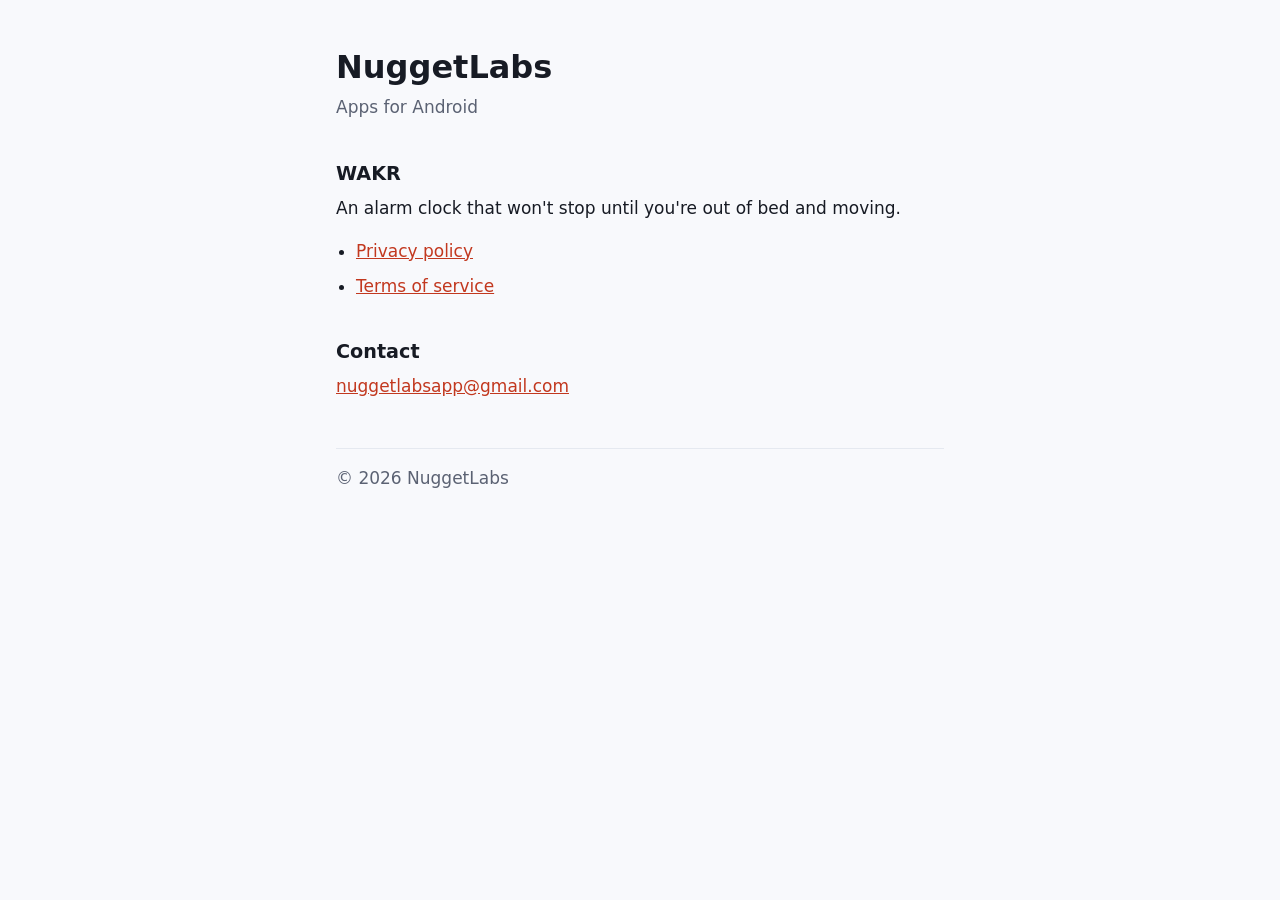
<file: index.html>
<!doctype html>
<html lang="en">
<head>
  <meta charset="utf-8">
  <meta name="viewport" content="width=device-width, initial-scale=1">
  <title>NuggetLabs</title>
  <meta name="description" content="NuggetLabs makes WAKR, an alarm clock app for Android.">
  <link rel="stylesheet" href="style.css">
</head>
<body>
<main>
  <h1>NuggetLabs</h1>
  <p class="meta">Apps for Android</p>

  <h2>WAKR</h2>
  <p>An alarm clock that won't stop until you're out of bed and moving.</p>
  <ul>
    <li><a href="wakr/privacy/">Privacy policy</a></li>
    <li><a href="wakr/terms/">Terms of service</a></li>
  </ul>

  <h2>Contact</h2>
  <p><a href="mailto:nuggetlabsapp@gmail.com">nuggetlabsapp@gmail.com</a></p>

  <footer>© 2026 NuggetLabs</footer>
</main>
</body>
</html>
</file>
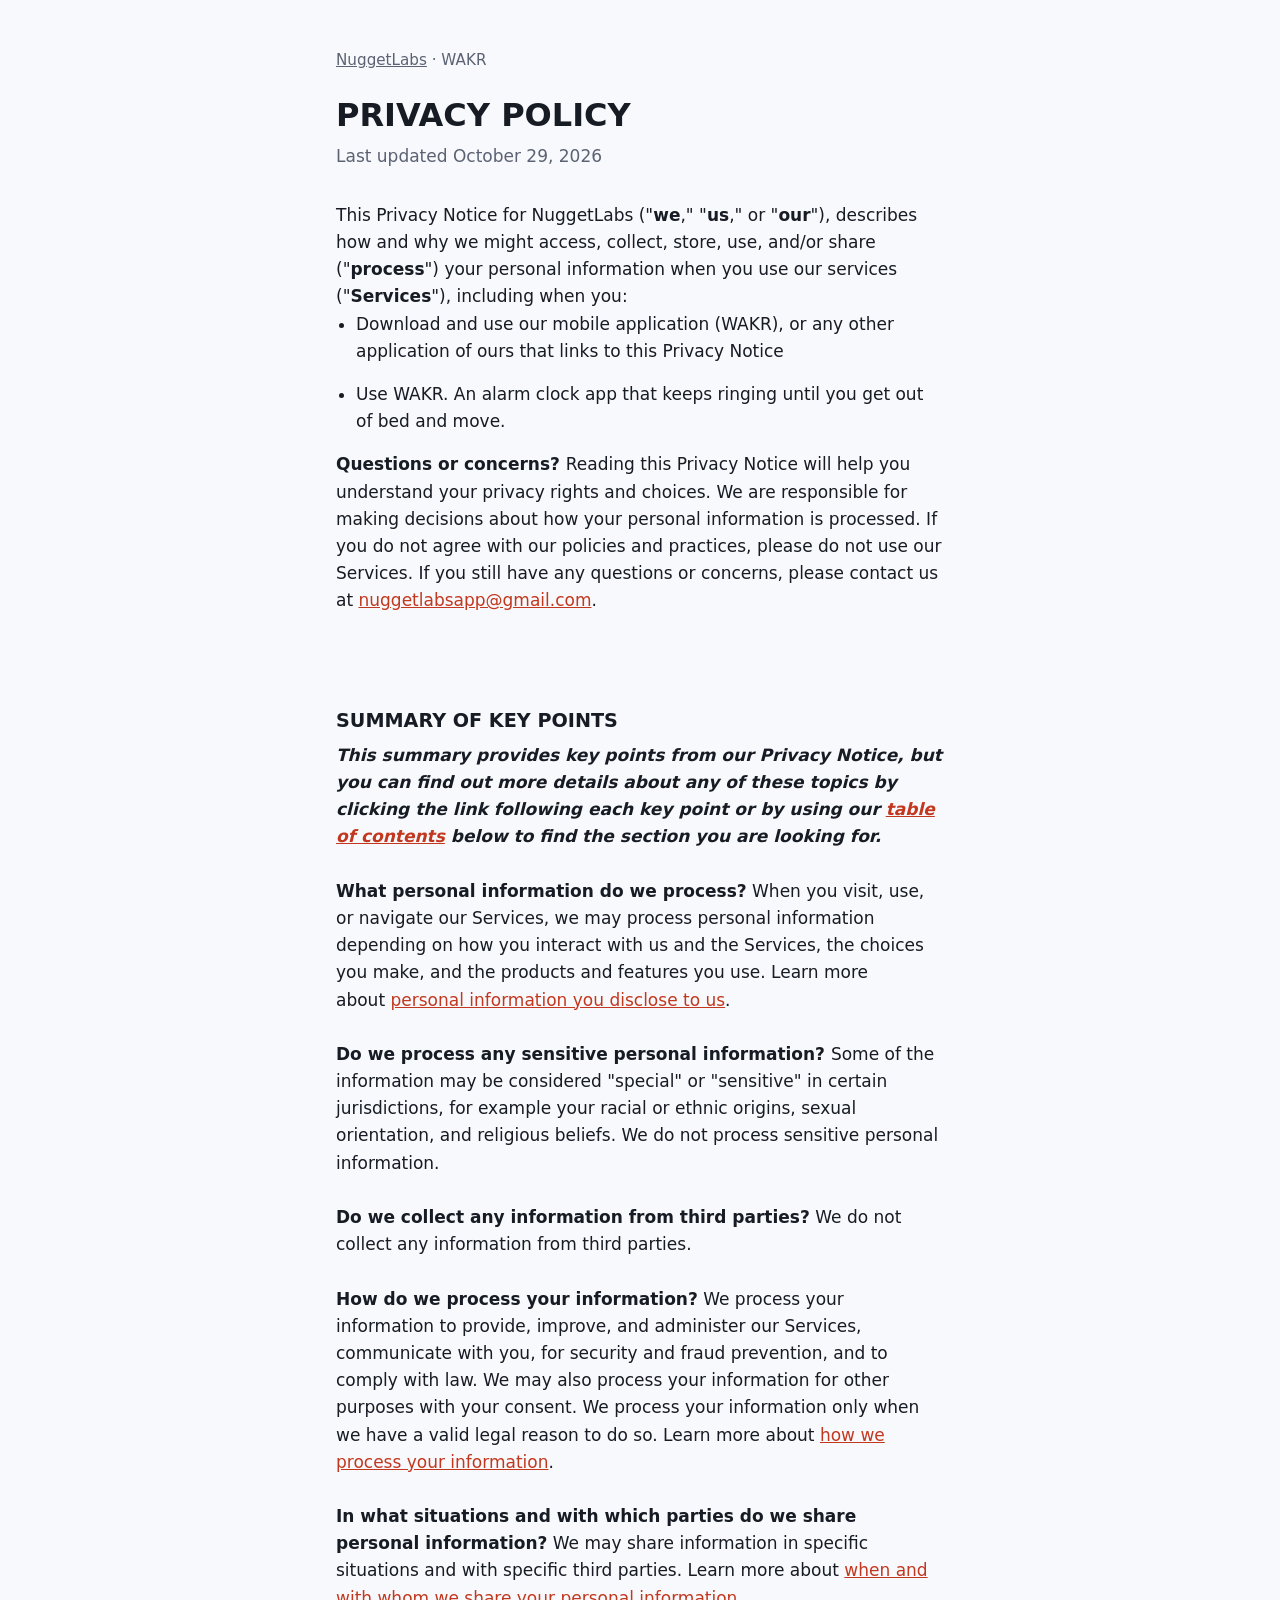
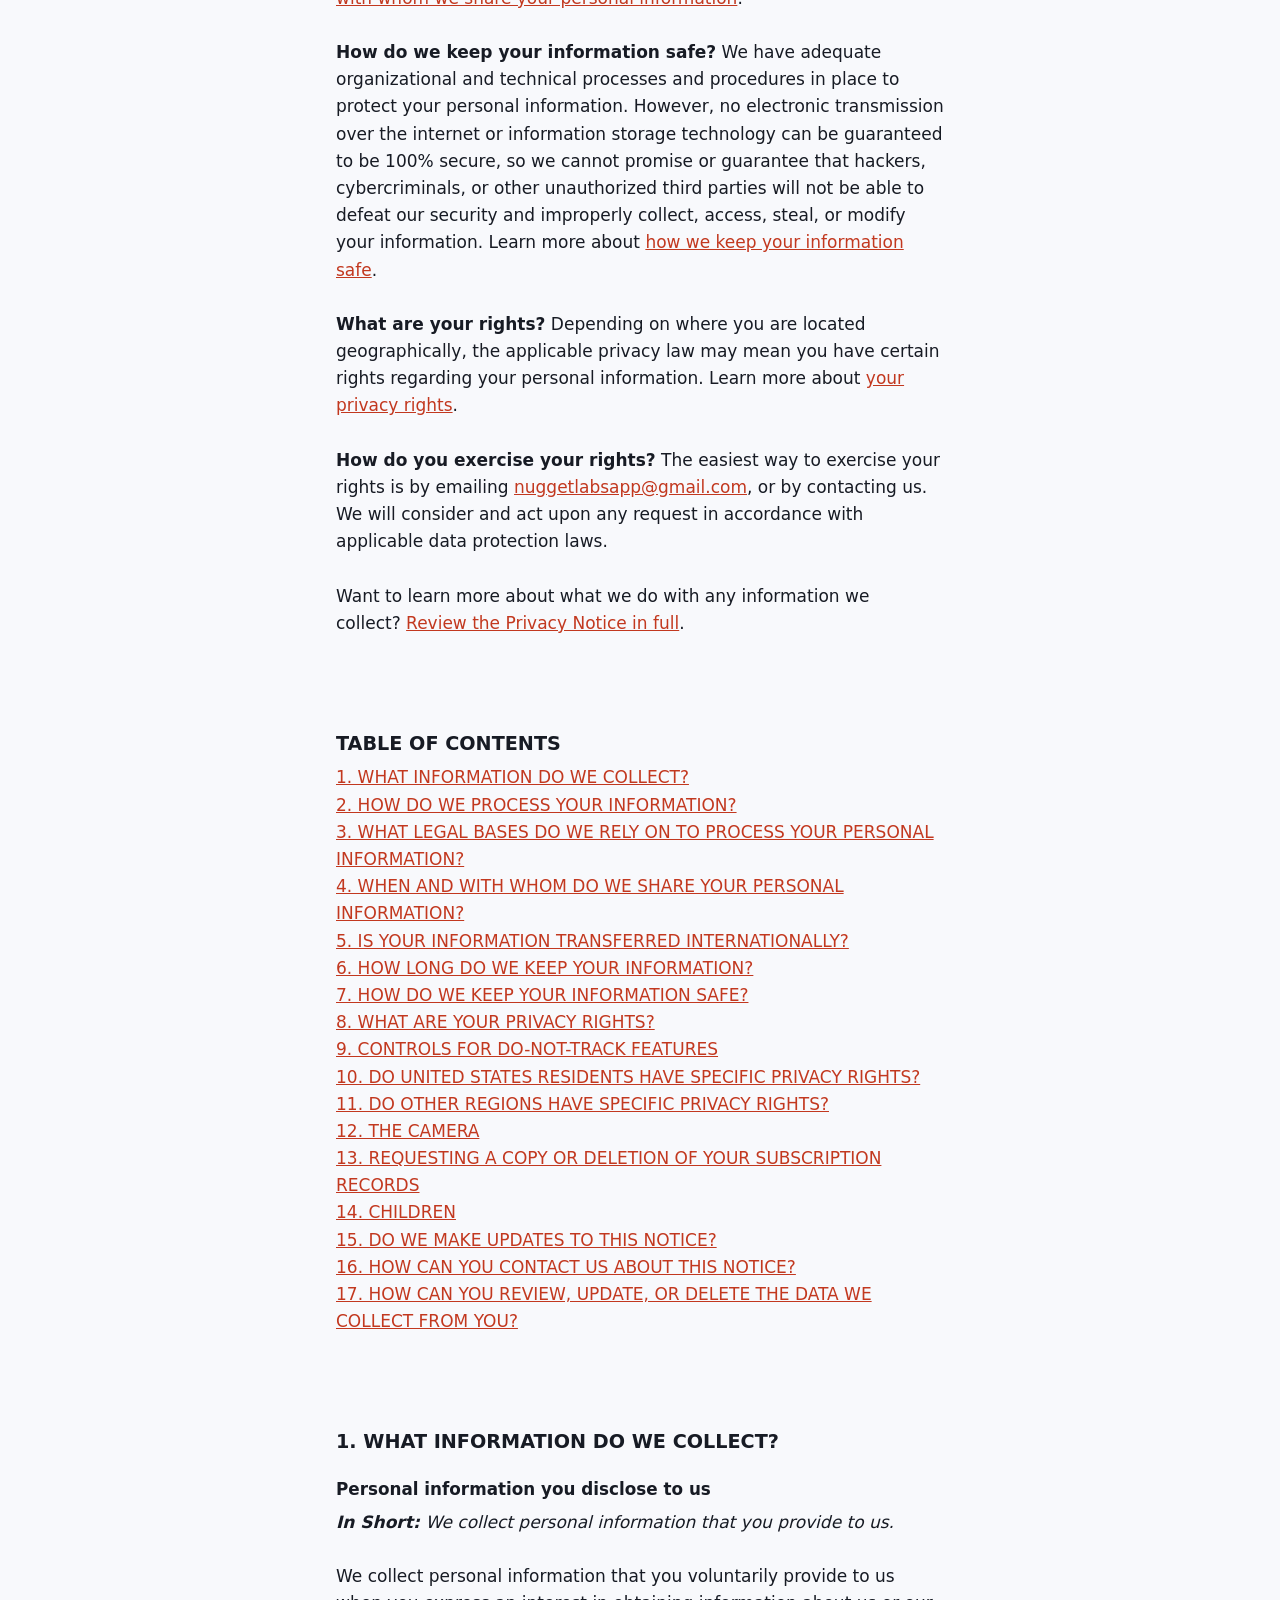
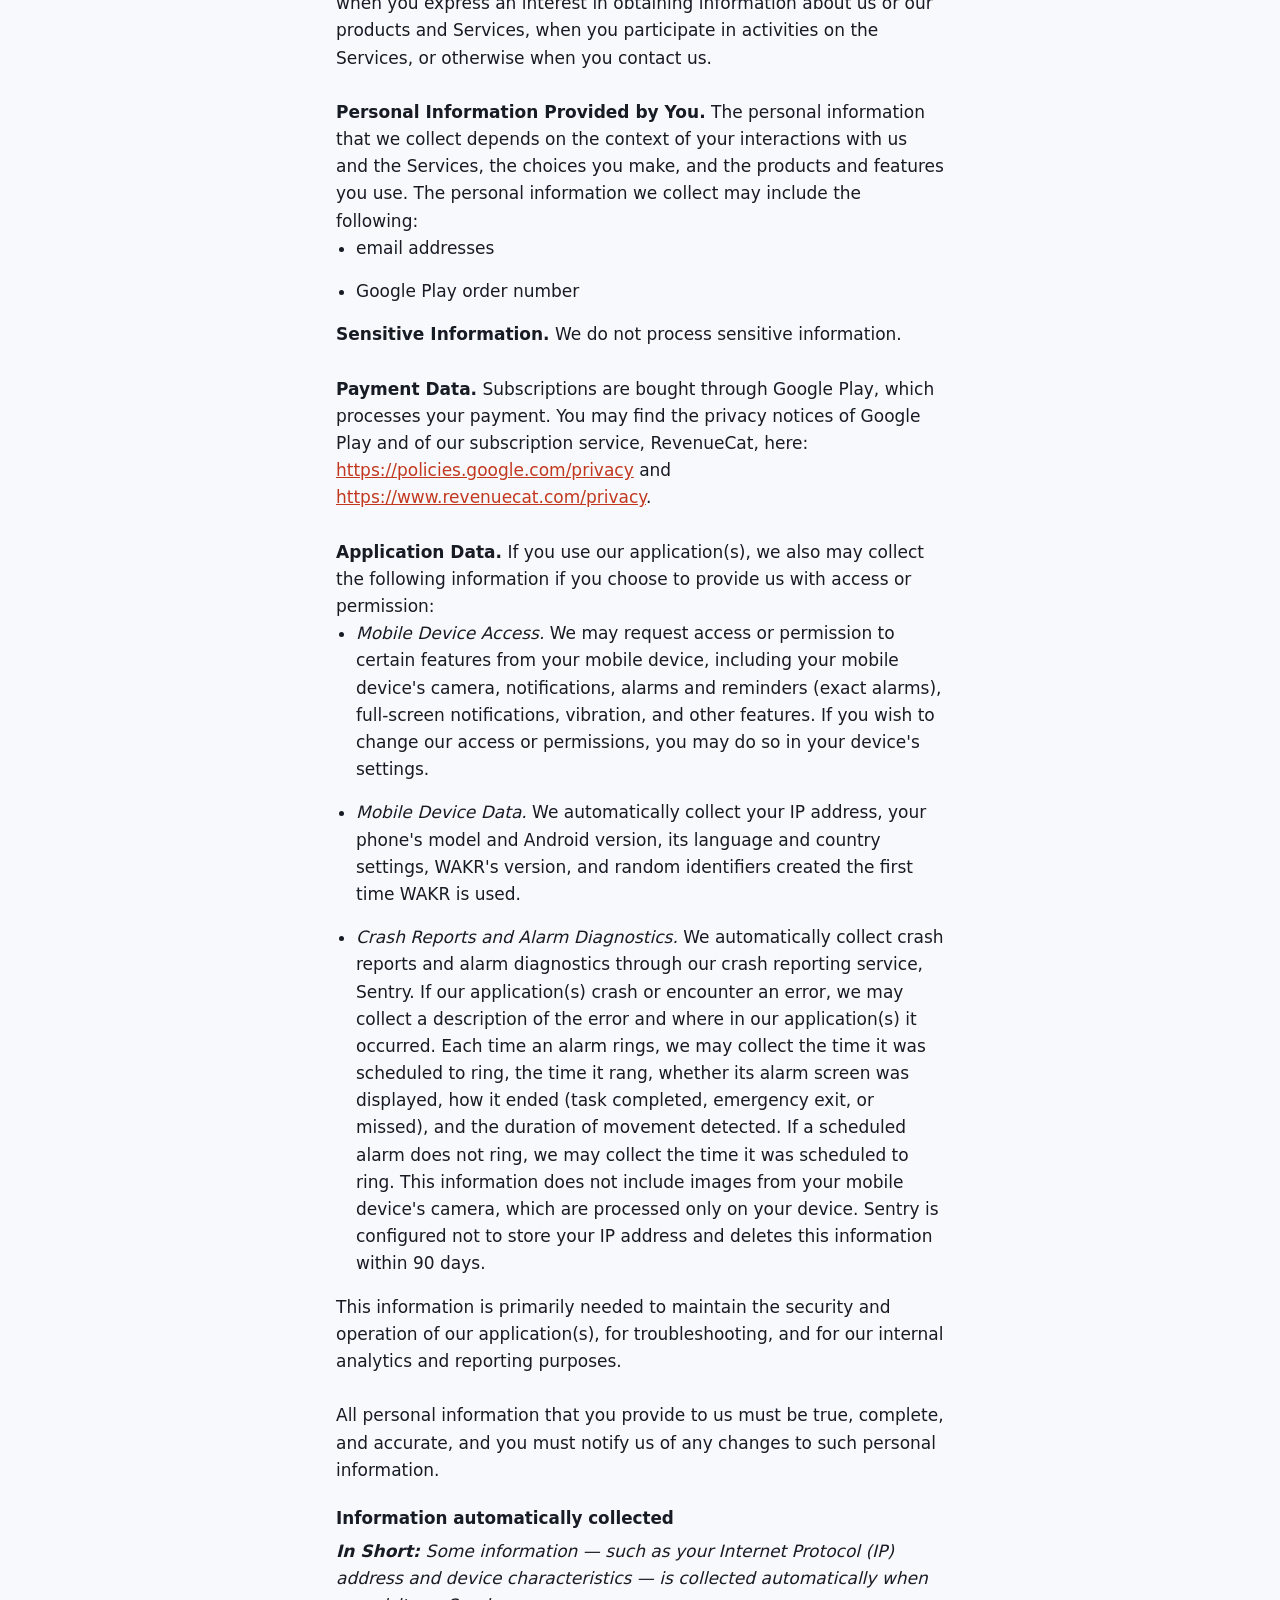
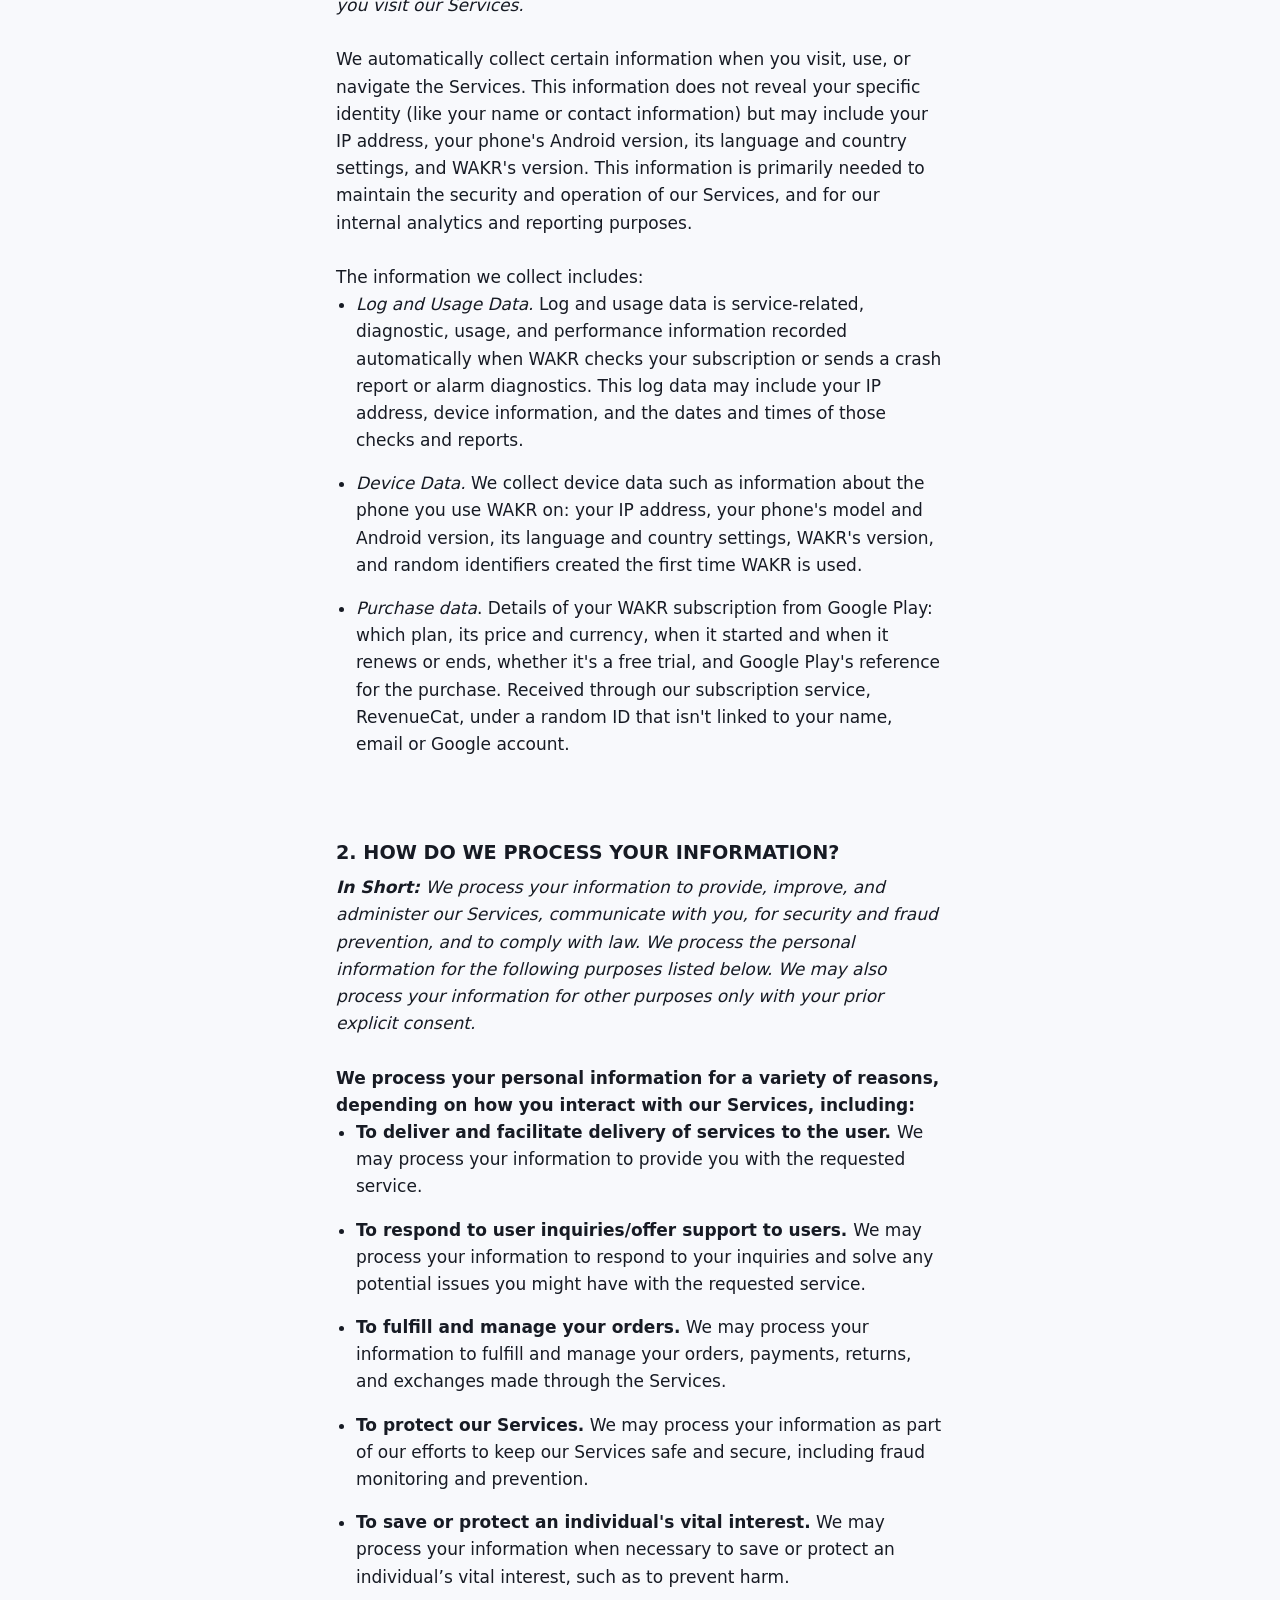
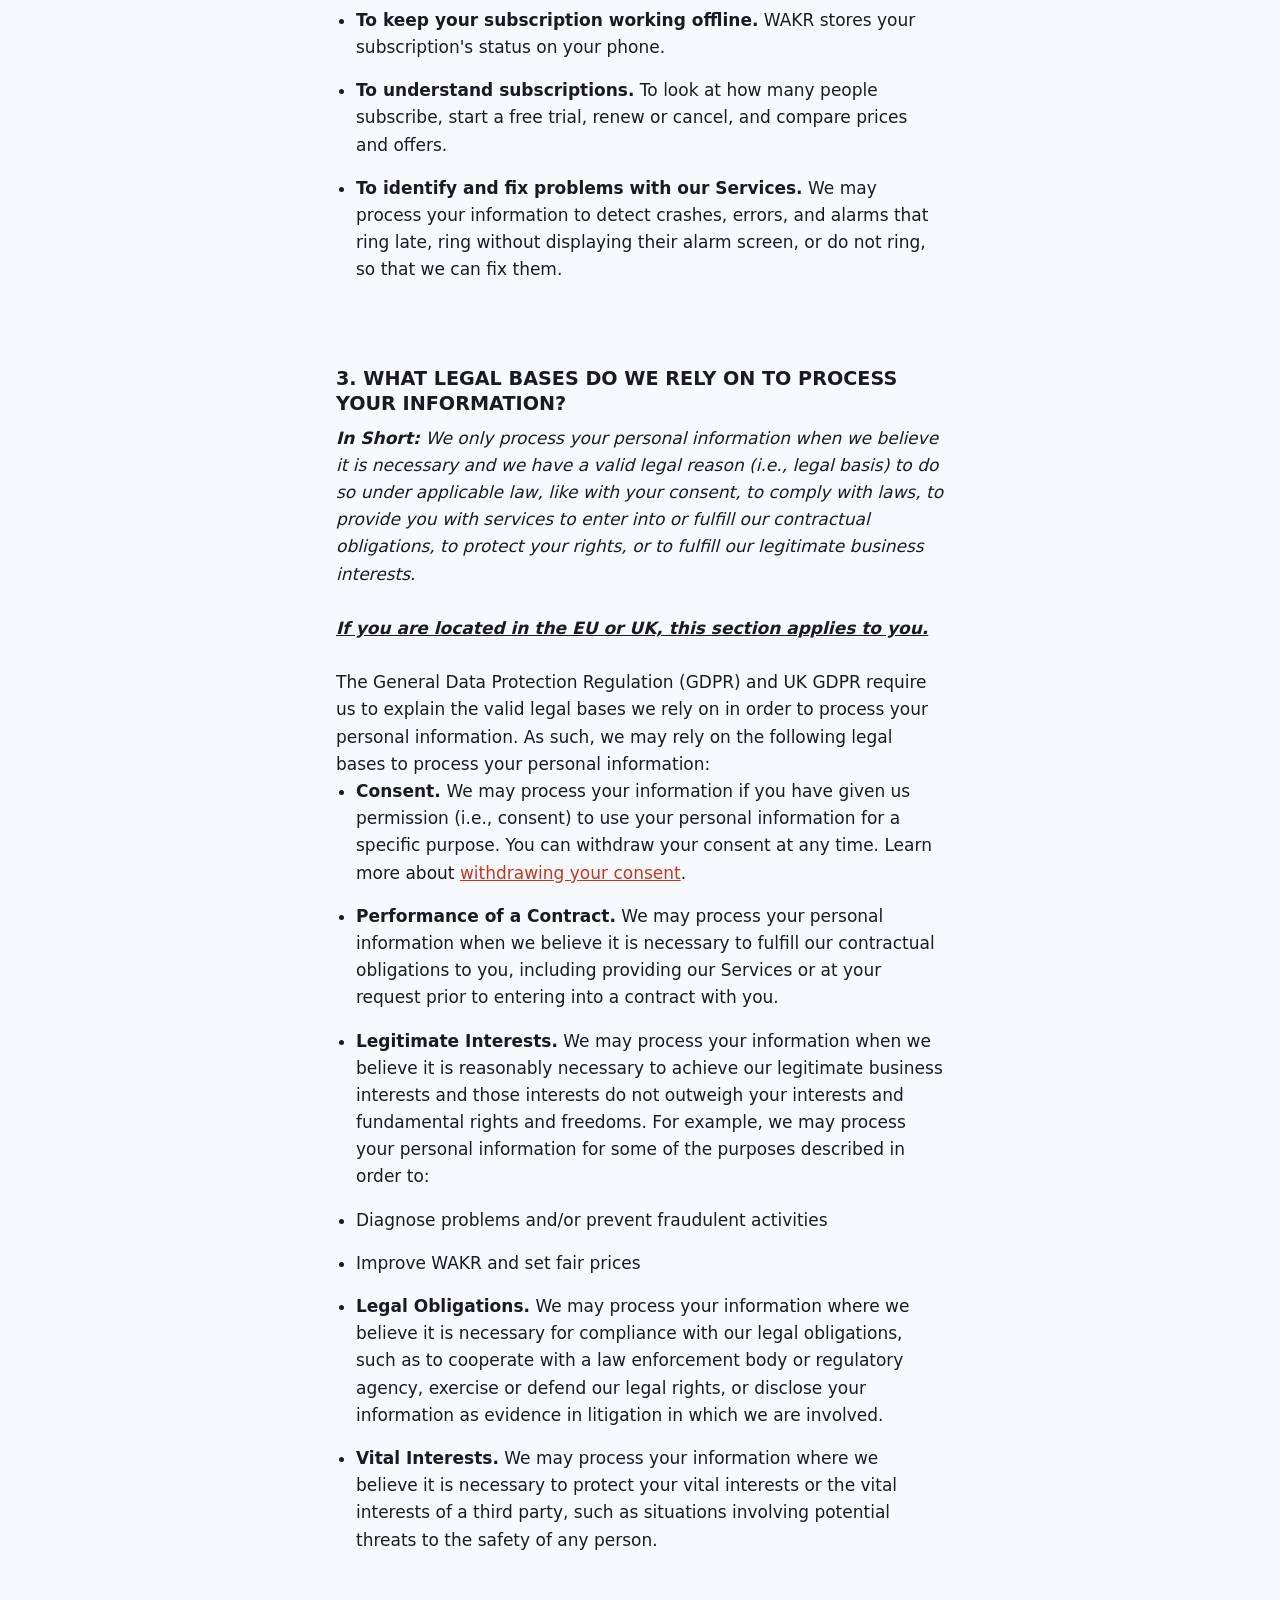
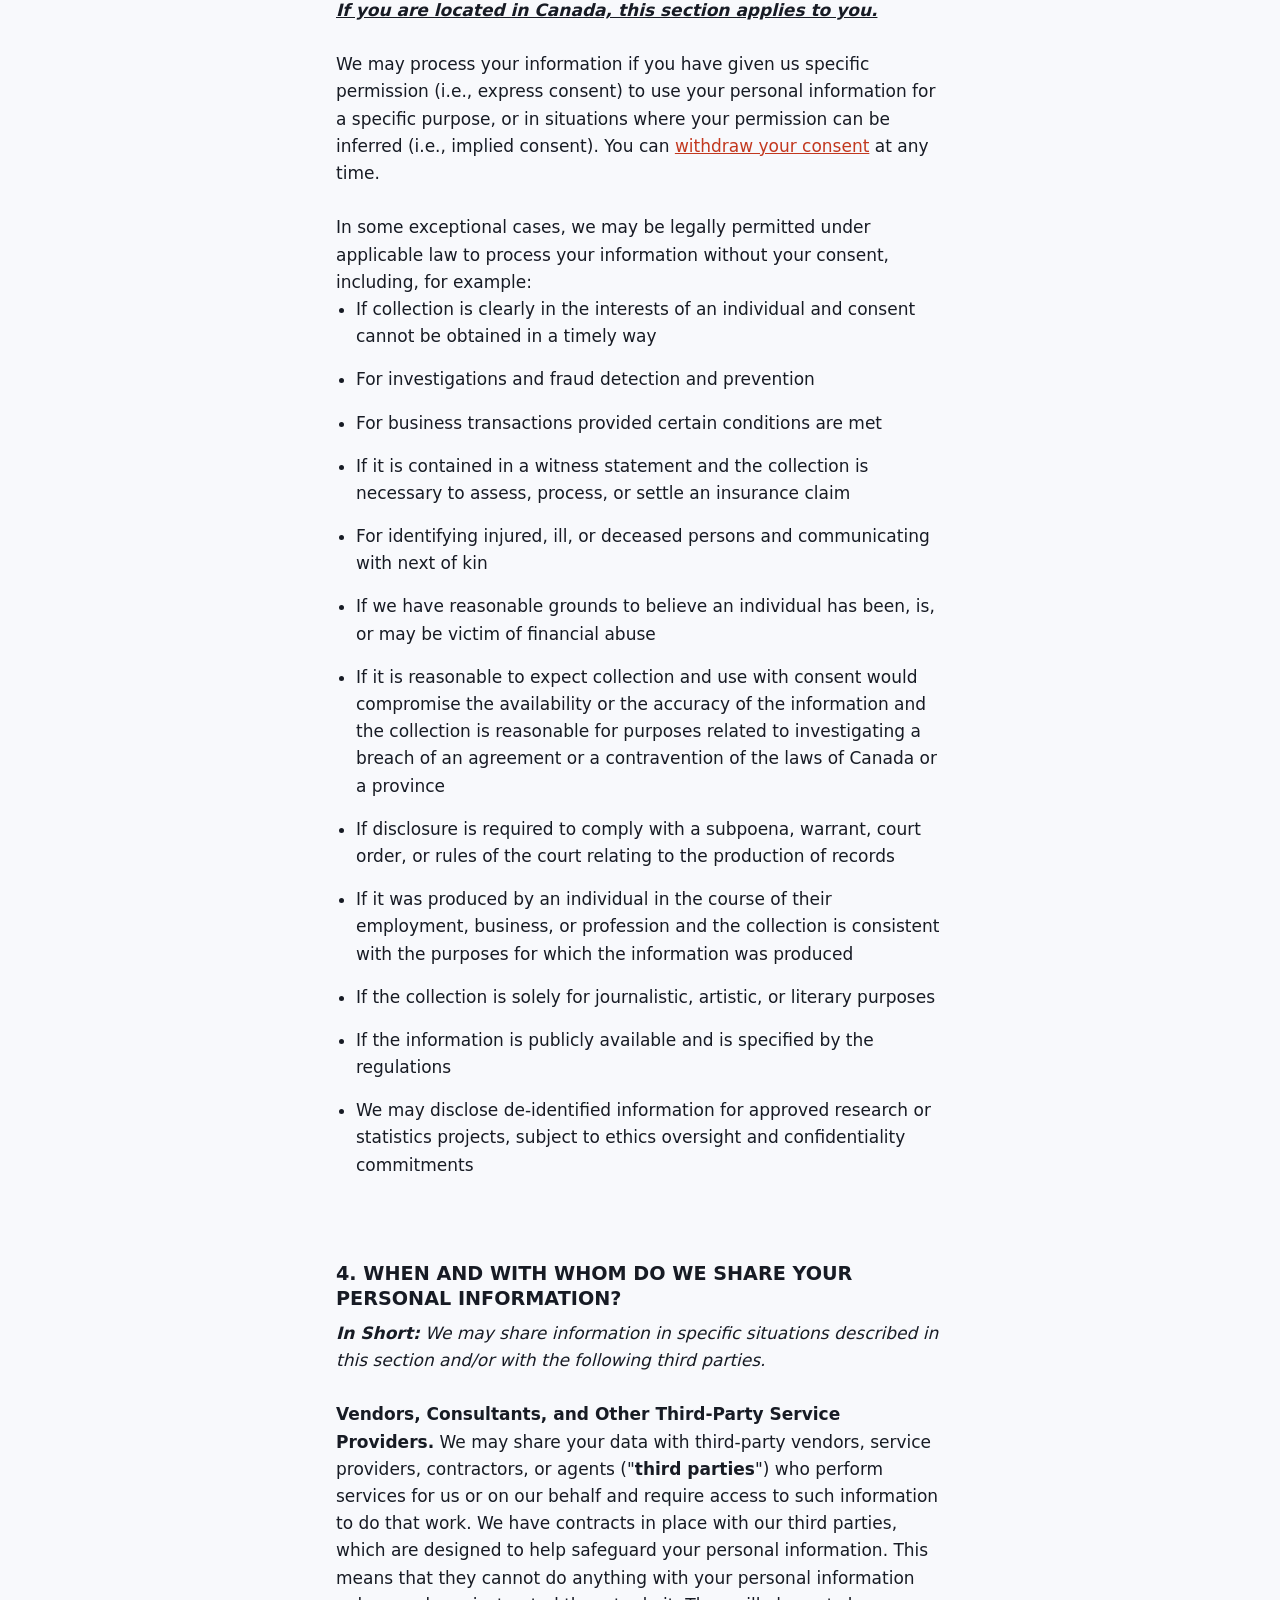
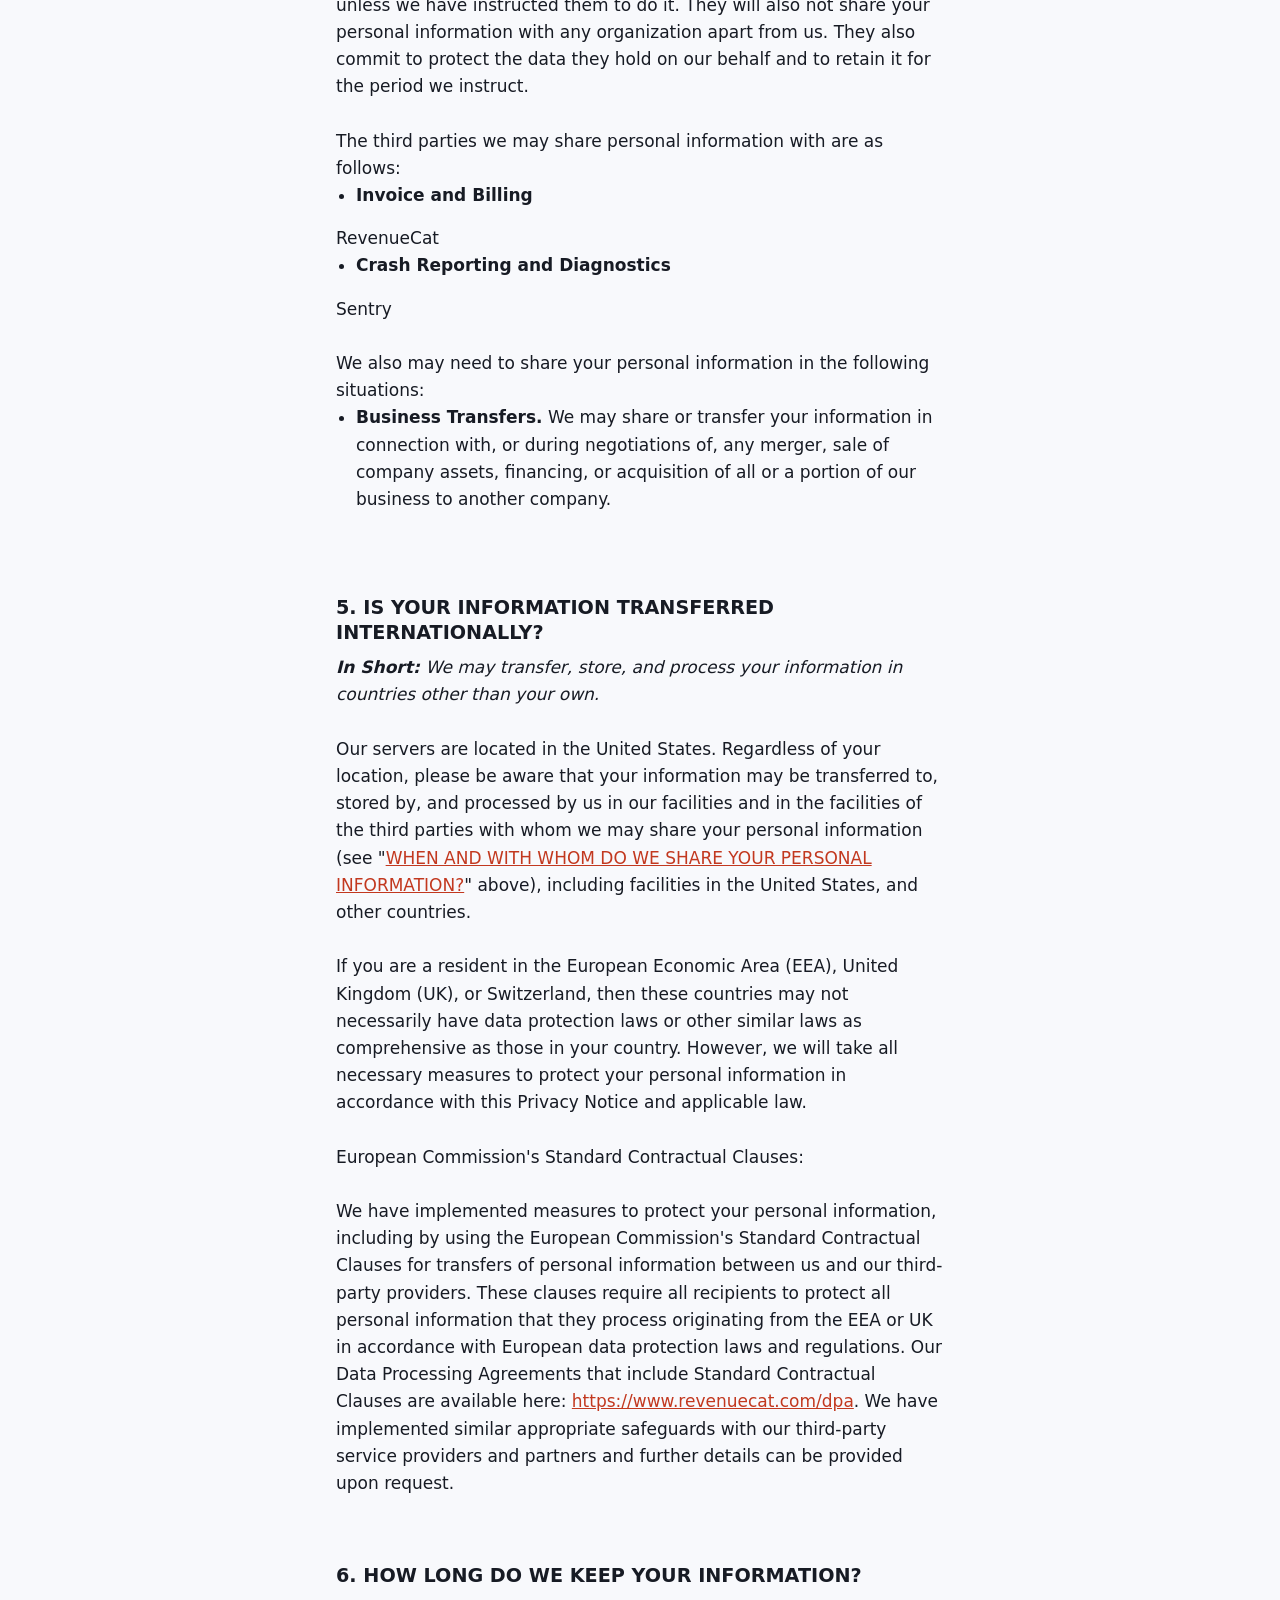
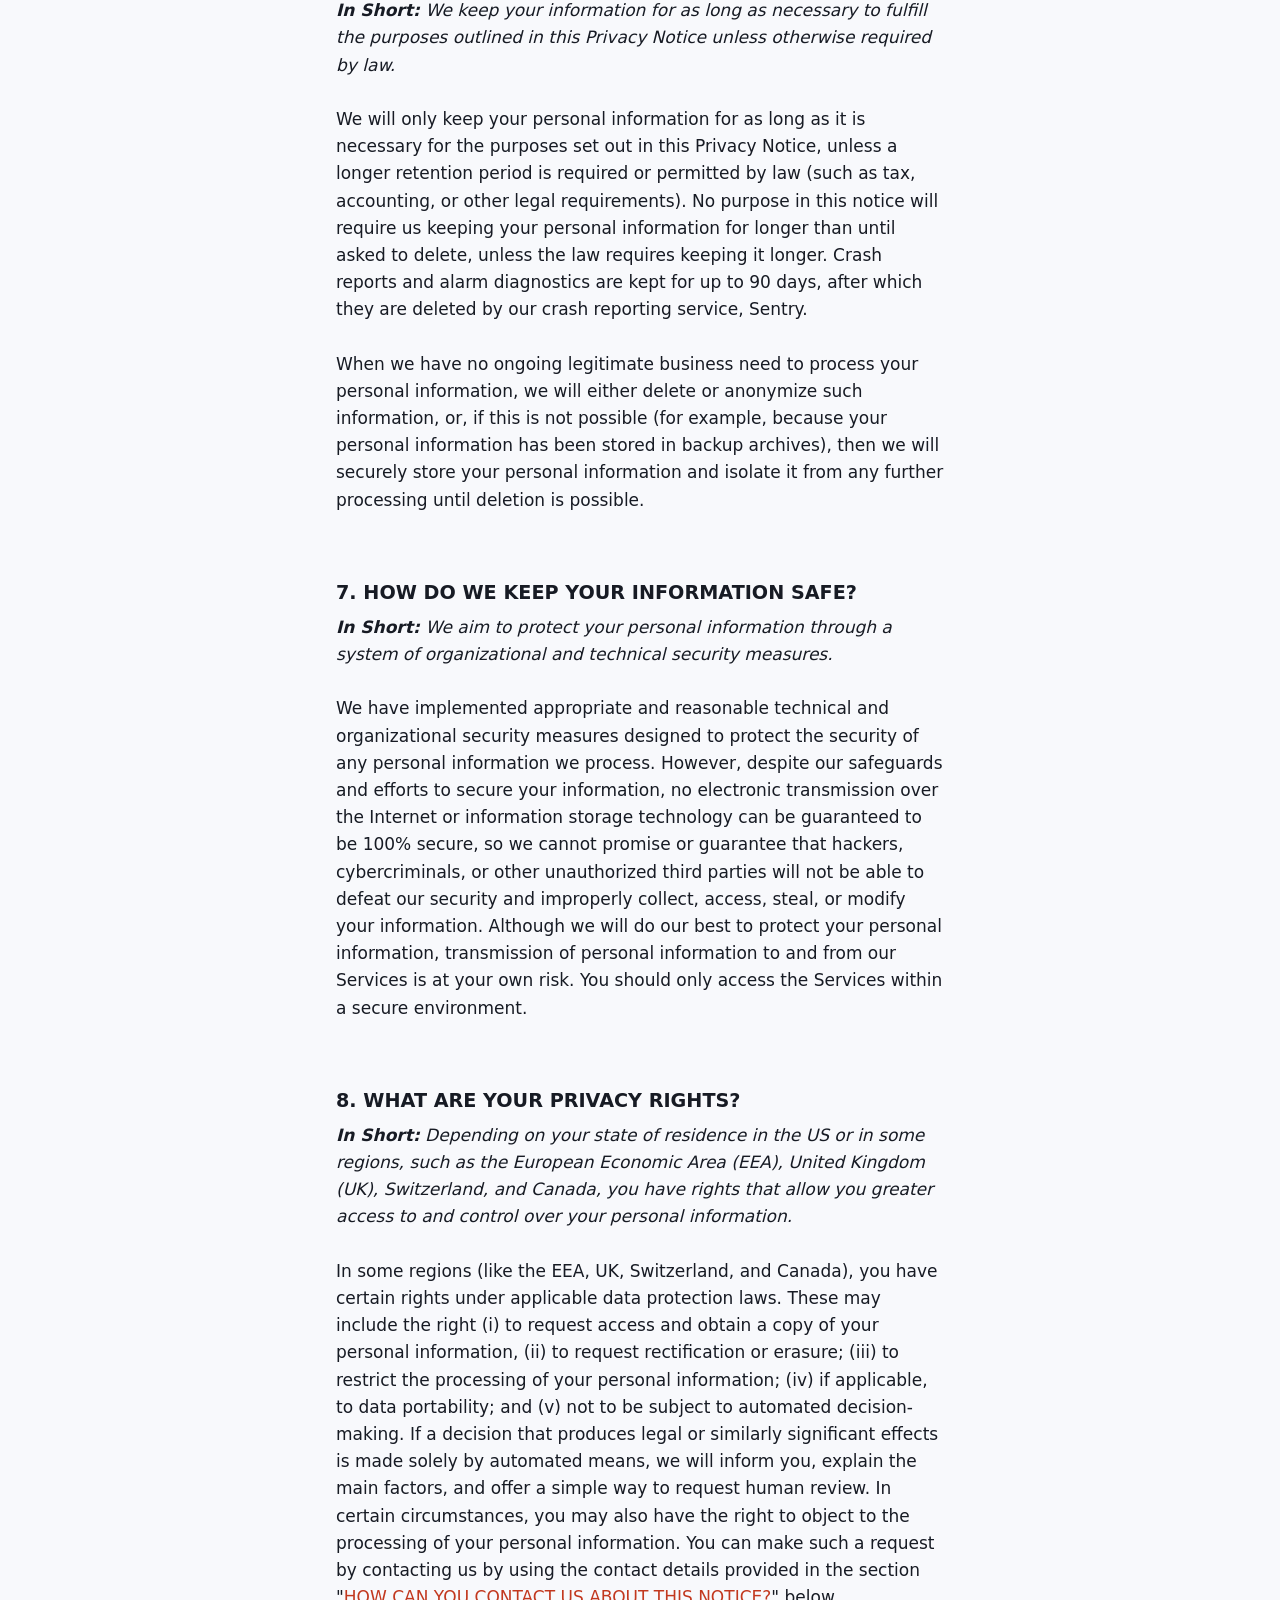
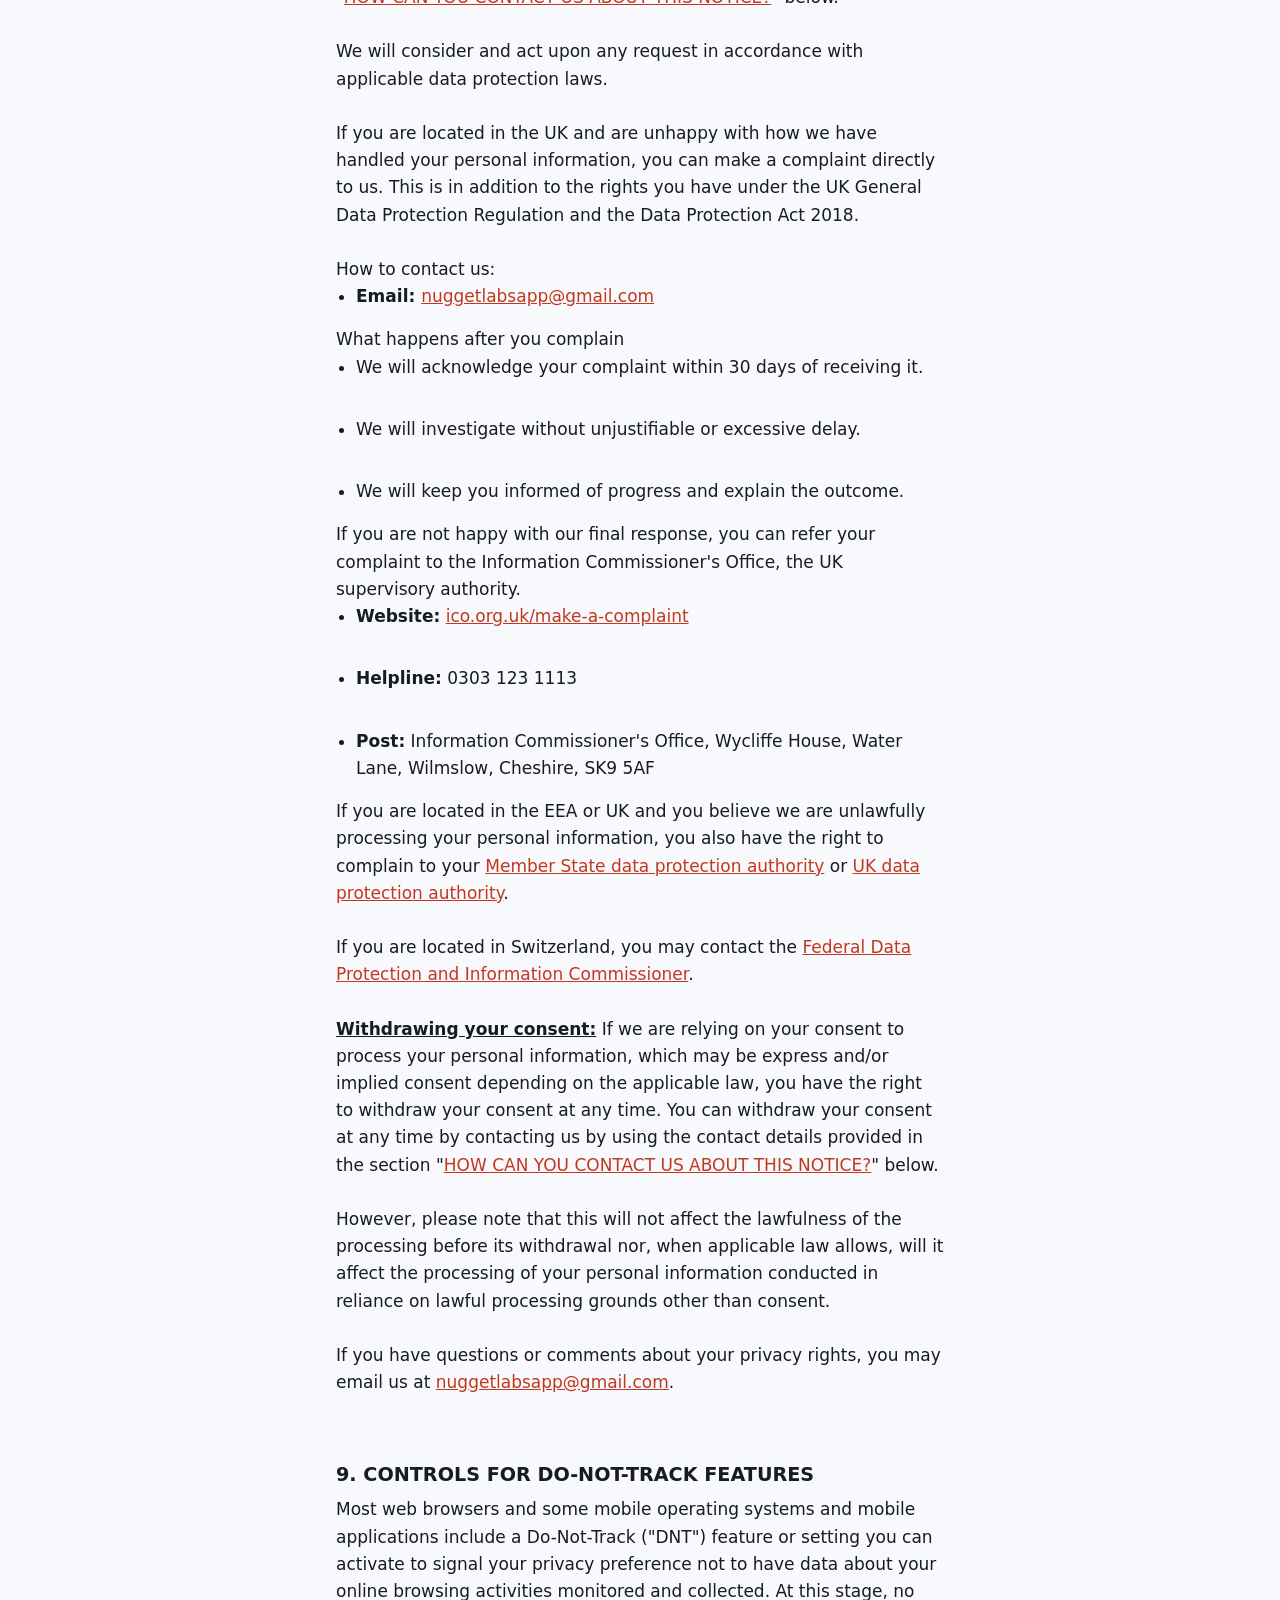
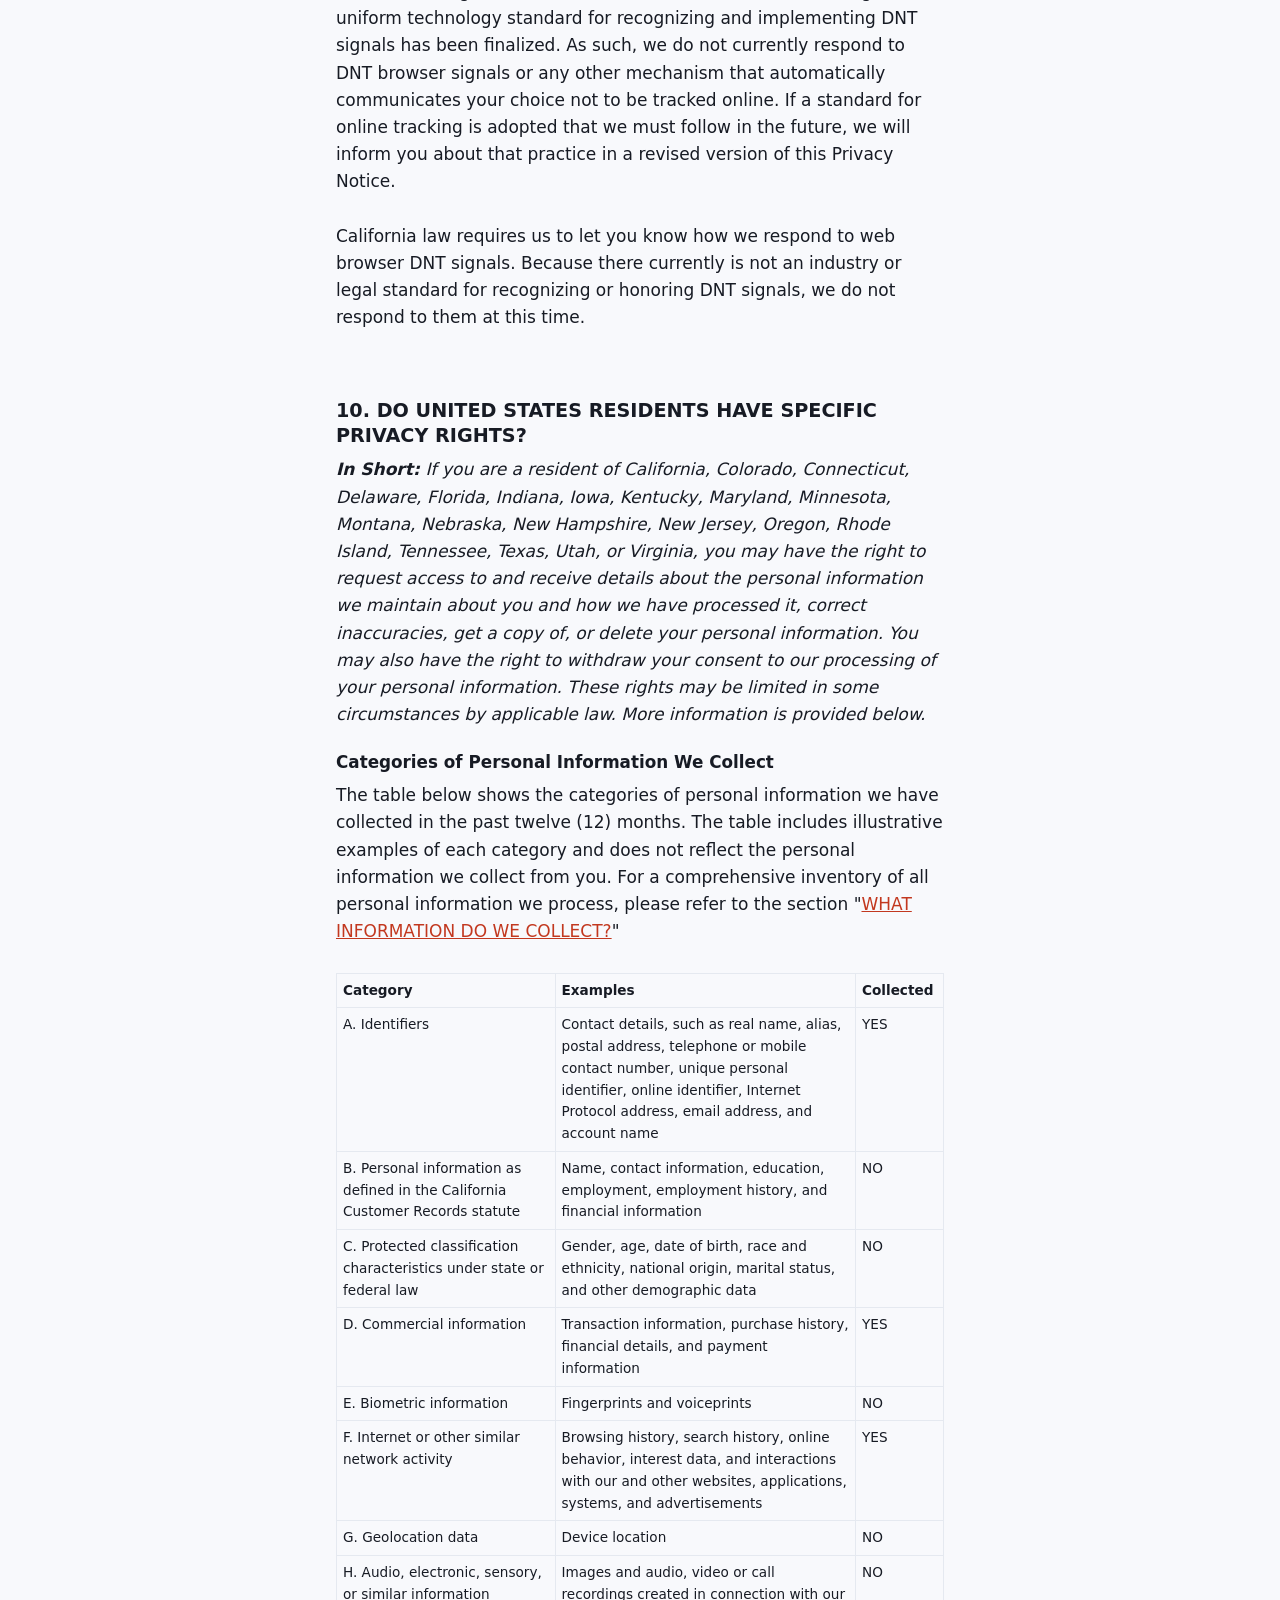
<file: wakr/privacy/index.html>
<!doctype html>
<html lang="en">
<head>
  <meta charset="utf-8">
  <meta name="viewport" content="width=device-width, initial-scale=1">
  <title>WAKR Privacy Policy</title>
  <meta name="description" content="How the WAKR alarm app for Android handles your information.">
  <link rel="stylesheet" href="../../style.css">
</head>
<body>
<main class="policy">
  <p class="eyebrow"><a href="../../">NuggetLabs</a> · WAKR</p>
<div>
      <div><h1>PRIVACY POLICY</h1></div><p class="meta">Last updated October 29, 2026</p><div>This Privacy Notice for NuggetLabs ("<strong>we</strong>," "<strong>us</strong>," or "<strong>our</strong>"), describes how and why we might access, collect, store, use, and/or share ("<strong>process</strong>") your personal information when you use our services ("<strong>Services</strong>"), including when you:<ul><li>Download and use our mobile application (WAKR), or any other application of ours that links to this Privacy Notice</li></ul><ul><li>Use WAKR. An alarm clock app that keeps ringing until you get out of bed and move.</li></ul><div><strong>Questions or concerns?&nbsp;</strong>Reading this Privacy Notice will help you understand your privacy rights and choices. We are responsible for making decisions about how your personal information is processed. If you do not agree with our policies and practices, please do not use our Services. If you still have any questions or concerns, please contact us at <a target="_blank" href="mailto:nuggetlabsapp@gmail.com">nuggetlabsapp@gmail.com</a>.</div><div><br></div><div><br></div><div><h2>SUMMARY OF KEY POINTS</h2></div><div><strong><em>This summary provides key points from our Privacy Notice, but you can find out more details about any of these topics by clicking the link following each key point or by using our&nbsp;</em></strong><a href="#toc"><strong><em>table of contents</em></strong></a><strong><em>&nbsp;below to find the section you are looking for.</em></strong></div><div><br></div><div><strong>What personal information do we process?</strong> When you visit, use, or navigate our Services, we may process personal information depending on how you interact with us and the Services, the choices you make, and the products and features you use. Learn more about&nbsp;<a href="#personalinfo">personal information you disclose to us</a>.</div><div><br></div><div><strong>Do we process any sensitive personal information?&nbsp;</strong>Some of the information may be considered "special" or "sensitive" in certain jurisdictions, for example your racial or ethnic origins, sexual orientation, and religious beliefs. We do not process sensitive personal information.</div><div><br></div><div><strong>Do we collect any information from third parties?</strong> We do not collect any information from third parties.</div><div><br></div><div><strong>How do we process your information?</strong> We process your information to provide, improve, and administer our Services, communicate with you, for security and fraud prevention, and to comply with law. We may also process your information for other purposes with your consent. We process your information only when we have a valid legal reason to do so. Learn more about&nbsp;<a href="#infouse">how we process your information</a>.</div><div><br></div><div><strong>In what situations and with which parties do we share personal information?</strong> We may share information in specific situations and with specific third parties. Learn more about&nbsp;<a href="#whoshare">when and with whom we share your personal information</a>.</div><div><br></div><div><strong>How do we keep your information safe?</strong> We have adequate organizational and technical processes and procedures in place to protect your personal information. However, no electronic transmission over the internet or information storage technology can be guaranteed to be 100% secure, so we cannot promise or guarantee that hackers, cybercriminals, or other unauthorized third parties will not be able to defeat our security and improperly collect, access, steal, or modify your information. Learn more about&nbsp;<a href="#infosafe">how we keep your information safe</a>.</div><div><br></div><div><strong>What are your rights?</strong> Depending on where you are located geographically, the applicable privacy law may mean you have certain rights regarding your personal information. Learn more about&nbsp;<a href="#privacyrights">your privacy rights</a>.</div><div><br></div><div><strong>How do you exercise your rights?</strong> The easiest way to exercise your rights is by emailing <a target="_blank" href="mailto:nuggetlabsapp@gmail.com">nuggetlabsapp@gmail.com</a>, or by contacting us. We will consider and act upon any request in accordance with applicable data protection laws.</div><div><br></div><div>Want to learn more about what we do with any information we collect?&nbsp;<a href="#toc">Review the Privacy Notice in full</a>.</div><div><br></div><div><br></div><div id="toc"><h2>TABLE OF CONTENTS</h2></div><div><a href="#infocollect">1. WHAT INFORMATION DO WE COLLECT?</a></div><div><a href="#infouse">2. HOW DO WE PROCESS YOUR INFORMATION?</a></div><div><a href="#legalbases">3. WHAT LEGAL BASES DO WE RELY ON TO PROCESS YOUR PERSONAL INFORMATION?</a></div><div><a href="#whoshare">4. WHEN AND WITH WHOM DO WE SHARE YOUR PERSONAL INFORMATION?</a></div><div><a href="#intltransfers">5. IS YOUR INFORMATION TRANSFERRED INTERNATIONALLY?</a></div><div><a href="#inforetain">6. HOW LONG DO WE KEEP YOUR INFORMATION?</a></div><div><a href="#infosafe">7. HOW DO WE KEEP YOUR INFORMATION SAFE?</a></div><div><a href="#privacyrights">8. WHAT ARE YOUR PRIVACY RIGHTS?</a></div><div><a href="#DNT">9. CONTROLS FOR DO-NOT-TRACK FEATURES</a></div><div><a href="#uslaws">10. DO UNITED STATES RESIDENTS HAVE SPECIFIC PRIVACY RIGHTS?</a></div><div><a href="#otherlaws">11. DO OTHER REGIONS HAVE SPECIFIC PRIVACY RIGHTS?</a></div><div><a href="#clausea">12. THE CAMERA</a></div><div><a href="#clauseb">13. REQUESTING A COPY OR DELETION OF YOUR SUBSCRIPTION RECORDS</a></div><div><a href="#children">14. CHILDREN</a></div><div><a href="#policyupdates">15. DO WE MAKE UPDATES TO THIS NOTICE?</a></div><div><a href="#contact">16. HOW CAN YOU CONTACT US ABOUT THIS NOTICE?</a></div><div><a href="#request">17. HOW CAN YOU REVIEW, UPDATE, OR DELETE THE DATA WE COLLECT FROM YOU?</a></div><div><br></div><div><br></div><div id="infocollect"><h2>1. WHAT INFORMATION DO WE COLLECT?</h2><a id="personalinfo"></a><h3>Personal information you disclose to us</h3><strong><em>In Short:</em></strong><strong><em>&nbsp;</em></strong><em>We collect personal information that you provide to us.</em></div><div><br></div><div>We collect personal information that you voluntarily provide to us when you express an interest in obtaining information about us or our products and Services, when you participate in activities on the Services, or otherwise when you contact us.</div><div><br></div><div><strong>Personal Information Provided by You.</strong> The personal information that we collect depends on the context of your interactions with us and the Services, the choices you make, and the products and features you use. The personal information we collect may include the following:</div><ul><li>email addresses</li></ul><ul><li>Google Play order number</li></ul><div id="sensitiveinfo"><strong>Sensitive Information.</strong> We do not process sensitive information.</div><div><br></div><div><strong>Payment Data.</strong> Subscriptions are bought through Google Play, which processes your payment. You may find the privacy notices of Google Play and of our subscription service, RevenueCat, here: <a target="_blank" href="https://policies.google.com/privacy">https://policies.google.com/privacy</a> and <a target="_blank" href="https://www.revenuecat.com/privacy">https://www.revenuecat.com/privacy</a>.</div><div><br></div><div><strong>Application Data.</strong> If you use our application(s), we also may collect the following information if you choose to provide us with access or permission:<ul><li><em>Mobile Device Access.</em> We may request access or permission to certain features from your mobile device, including your mobile device's camera, notifications, alarms and reminders (exact alarms), full-screen notifications, vibration, and other features. If you wish to change our access or permissions, you may do so in your device's settings.</li></ul><ul><li><em>Mobile Device Data.</em> We automatically collect your IP address, your phone's model and Android version, its language and country settings, WAKR's version, and random identifiers created the first time WAKR is used. </li></ul><ul><li><em>Crash Reports and Alarm Diagnostics.</em> We automatically collect crash reports and alarm diagnostics through our crash reporting service, Sentry. If our application(s) crash or encounter an error, we may collect a description of the error and where in our application(s) it occurred. Each time an alarm rings, we may collect the time it was scheduled to ring, the time it rang, whether its alarm screen was displayed, how it ended (task completed, emergency exit, or missed), and the duration of movement detected. If a scheduled alarm does not ring, we may collect the time it was scheduled to ring. This information does not include images from your mobile device's camera, which are processed only on your device. Sentry is configured not to store your IP address and deletes this information within 90 days.</li></ul><div><div>This information is primarily needed to maintain the security and operation of our application(s), for troubleshooting, and for our internal analytics and reporting purposes.</div><div><br></div><div>All personal information that you provide to us must be true, complete, and accurate, and you must notify us of any changes to such personal information.</div><div><h3>Information automatically collected</h3><strong><em>In Short:</em></strong><strong><em>&nbsp;</em></strong><em>Some information — such as your Internet Protocol (IP) address and device characteristics — is collected automatically when you visit our Services.</em></div><div><br></div><div>We automatically collect certain information when you visit, use, or navigate the Services. This information does not reveal your specific identity (like your name or contact information) but may include your IP address, your phone's Android version, its language and country settings, and WAKR's version. This information is primarily needed to maintain the security and operation of our Services, and for our internal analytics and reporting purposes.</div><div><br></div><div>The information we collect includes:</div><ul><li><em>Log and Usage Data.</em> Log and usage data is service-related, diagnostic, usage, and performance information recorded automatically when WAKR checks your subscription or sends a crash report or alarm diagnostics. This log data may include your IP address, device information, and the dates and times of those checks and reports.</li></ul><ul><li><em>Device Data.</em> We collect device data such as information about the phone you use WAKR on: your IP address, your phone's model and Android version, its language and country settings, WAKR's version, and random identifiers created the first time WAKR is used.</li></ul><div><ul><li><em><em>Purchase data</em></em>. Details of your WAKR subscription from Google Play: which plan, its price and currency, when it started and when it renews or ends, whether it's a free trial, and Google Play's reference for the purchase. Received through our subscription service, RevenueCat, under a random ID that isn't linked to your name, email or Google account.</li></ul><div><br></div><div id="infouse"><h2>2. HOW DO WE PROCESS YOUR INFORMATION?</h2><strong><em>In Short:&nbsp;</em></strong><em>We process your information to provide, improve, and administer our Services, communicate with you, for security and fraud prevention, and to comply with law. We process the personal information for the following purposes listed below. We may also process your information for other purposes only with your prior explicit consent.</em></div><div><br></div><div><strong>We process your personal information for a variety of reasons, depending on how you interact with our Services, including:</strong><div><ul><li><strong>To deliver and facilitate delivery of services to the user.&nbsp;</strong>We may process your information to provide you with the requested service.</li></ul><div><ul><li><strong>To respond to user inquiries/offer support to users.&nbsp;</strong>We may process your information to respond to your inquiries and solve any potential issues you might have with the requested service.</li></ul><div><div><div><ul><li><strong>To fulfill and manage your orders.</strong> We may process your information to fulfill and manage your orders, payments, returns, and exchanges made through the Services.</li></ul><div><div><div><div><div><div><ul><li><strong>To protect our Services.</strong> We may process your information as part of our efforts to keep our Services safe and secure, including fraud monitoring and prevention.</li></ul><div><div><div><div><div><div><div><ul><li><strong>To save or protect an individual's vital interest.</strong> We may process your information when necessary to save or protect an individual’s vital interest, such as to prevent harm. </li></ul><ul><li><strong>To keep your subscription working offline</strong><strong>.</strong> WAKR stores your subscription's status on your phone.</li></ul><ul><li><strong>To understand subscriptions</strong><strong>.</strong> To look at how many people subscribe, start a free trial, renew or cancel, and compare prices and offers.</li></ul><ul><li><strong>To identify and fix problems with our Services.</strong> We may process your information to detect crashes, errors, and alarms that ring late, ring without displaying their alarm screen, or do not ring, so that we can fix them.</li></ul><div><br></div><div id="legalbases"><h2>3. WHAT LEGAL BASES DO WE RELY ON TO PROCESS YOUR INFORMATION?</h2><em><strong>In Short:&nbsp;</strong>We only process your personal information when we believe it is necessary and we have a valid legal reason (i.e., legal basis) to do so under applicable law, like with your consent, to comply with laws, to provide you with services to enter into or fulfill our contractual obligations, to protect your rights, or to fulfill our legitimate business interests.</em></div><div><br></div><div><em><strong><u>If you are located in the EU or UK, this section applies to you.</u></strong></em></div><div><br></div><div>The General Data Protection Regulation (GDPR) and UK GDPR require us to explain the valid legal bases we rely on in order to process your personal information. As such, we may rely on the following legal bases to process your personal information:</div><ul><li><strong>Consent.&nbsp;</strong>We may process your information if you have given us permission (i.e., consent) to use your personal information for a specific purpose. You can withdraw your consent at any time. Learn more about&nbsp;<a href="#withdrawconsent">withdrawing your consent</a>.</li></ul><ul><li><strong>Performance of a Contract.</strong> We may process your personal information when we believe it is necessary to fulfill our contractual obligations to you, including providing our Services or at your request prior to entering into a contract with you.</li></ul><ul><li><strong>Legitimate Interests.</strong> We may process your information when we believe it is reasonably necessary to achieve our legitimate business interests and those interests do not outweigh your interests and fundamental rights and freedoms. For example, we may process your personal information for some of the purposes described in order to:</li></ul><div><div><div><div><ul><li>Diagnose problems and/or prevent fraudulent activities</li></ul><div><ul><li>Improve WAKR and set fair prices</li></ul><ul><li><strong>Legal Obligations.</strong> We may process your information where we believe it is necessary for compliance with our legal obligations, such as to cooperate with a law enforcement body or regulatory agency, exercise or defend our legal rights, or disclose your information as evidence in litigation in which we are involved.<br></li></ul><ul><li><strong>Vital Interests.</strong> We may process your information where we believe it is necessary to protect your vital interests or the vital interests of a third party, such as situations involving potential threats to the safety of any person.</li></ul><div><br></div><div><strong><u><em>If you are located in Canada, this section applies to you.</em></u></strong></div><div><br></div><div>We may process your information if you have given us specific permission (i.e., express consent) to use your personal information for a specific purpose, or in situations where your permission can be inferred (i.e., implied consent). You can&nbsp;<a href="#withdrawconsent">withdraw your consent</a>&nbsp;at any time.</div><div><br></div><div>In some exceptional cases, we may be legally permitted under applicable law to process your information without your consent, including, for example:</div><ul><li>If collection is clearly in the interests of an individual and consent cannot be obtained in a timely way</li></ul><ul><li>For investigations and fraud detection and prevention</li></ul><ul><li>For business transactions provided certain conditions are met</li></ul><ul><li>If it is contained in a witness statement and the collection is necessary to assess, process, or settle an insurance claim</li></ul><ul><li>For identifying injured, ill, or deceased persons and communicating with next of kin</li></ul><ul><li>If we have reasonable grounds to believe an individual has been, is, or may be victim of financial abuse</li></ul><ul><li>If it is reasonable to expect collection and use with consent would compromise the availability or the accuracy of the information and the collection is reasonable for purposes related to investigating a breach of an agreement or a contravention of the laws of Canada or a province</li></ul><ul><li>If disclosure is required to comply with a subpoena, warrant, court order, or rules of the court relating to the production of records</li></ul><ul><li>If it was produced by an individual in the course of their employment, business, or profession and the collection is consistent with the purposes for which the information was produced</li></ul><ul><li>If the collection is solely for journalistic, artistic, or literary purposes</li></ul><ul><li>If the information is publicly available and is specified by the regulations</li></ul><ul><li>We may disclose de-identified information for approved research or statistics projects, subject to ethics oversight and confidentiality commitments</li></ul><div><br></div><div id="whoshare"><h2>4. WHEN AND WITH WHOM DO WE SHARE YOUR PERSONAL INFORMATION?</h2><strong><em>In Short:</em></strong><em>&nbsp;We may share information in specific situations described in this section and/or with the following third parties.</em></div><div><br></div><div><strong>Vendors, Consultants, and Other Third-Party Service Providers.</strong> We may share your data with third-party vendors, service providers, contractors, or agents ("<strong>third parties</strong>") who perform services for us or on our behalf and require access to such information to do that work. We have contracts in place with our third parties, which are designed to help safeguard your personal information. This means that they cannot do anything with your personal information unless we have instructed them to do it. They will also not share your personal information with any organization apart from us. They also commit to protect the data they hold on our behalf and to retain it for the period we instruct. </div><div><br></div><div>The third parties we may share personal information with are as follows:</div><ul><li><strong>Invoice and Billing</strong></li></ul><div>RevenueCat</div><ul><li><strong>Crash Reporting and Diagnostics</strong></li></ul><div>Sentry</div><div><br></div><div>We also may need to share your personal information in the following situations:</div><ul><li><strong>Business Transfers.</strong> We may share or transfer your information in connection with, or during negotiations of, any merger, sale of company assets, financing, or acquisition of all or a portion of our business to another company.</li></ul><div><div><div><div><div><div><div><br></div><div id="intltransfers"><h2>5. IS YOUR INFORMATION TRANSFERRED INTERNATIONALLY?</h2><strong><em>In Short:&nbsp;</em></strong><em>We may transfer, store, and process your information in countries other than your own.</em></div><div><br></div><div>Our servers are located in the United States. Regardless of your location,&nbsp;please be aware that your information may be transferred to, stored by, and processed by us in our facilities and in the facilities of the third parties with whom we may share your personal information (see "<a href="#whoshare">WHEN AND WITH WHOM DO WE SHARE YOUR PERSONAL INFORMATION?</a>" above), including facilities in the United States,&nbsp;and other countries.</div><div><br></div><div>If you are a resident in the European Economic Area (EEA), United Kingdom (UK), or Switzerland, then these countries may not necessarily have data protection laws or other similar laws as comprehensive as those in your country. However, we will take all necessary measures to protect your personal information in accordance with this Privacy Notice and applicable law.</div><div><br></div><div>European Commission's Standard Contractual Clauses:</div><div><br></div><div>We have implemented measures to protect your personal information, including by using the European Commission's Standard Contractual Clauses for transfers of personal information between us and our third-party providers. These clauses require all recipients to protect all personal information that they process originating from the EEA or UK in accordance with European data protection laws and regulations.&nbsp;Our Data Processing Agreements that include Standard Contractual Clauses are available here: <a target="_blank" href="https://www.revenuecat.com/dpa">https://www.revenuecat.com/dpa</a>.&nbsp;We have implemented similar appropriate safeguards with our third-party service providers and partners and further details can be provided upon request.</div><div><br></div><div id="inforetain"><h2>6. HOW LONG DO WE KEEP YOUR INFORMATION?</h2><strong><em>In Short:&nbsp;</em></strong><em>We keep your information for as long as necessary to fulfill the purposes outlined in this Privacy Notice unless otherwise required by law.</em></div><div><br></div><div>We will only keep your personal information for as long as it is necessary for the purposes set out in this Privacy Notice, unless a longer retention period is required or permitted by law (such as tax, accounting, or other legal requirements). No purpose in this notice will require us keeping your personal information for longer than until asked to delete, unless the law requires keeping it longer. Crash reports and alarm diagnostics are kept for up to 90 days, after which they are deleted by our crash reporting service, Sentry.</div><div><div><br></div><div>When we have no ongoing legitimate business need to process your personal information, we will either delete or anonymize such information, or, if this is not possible (for example, because your personal information has been stored in backup archives), then we will securely store your personal information and isolate it from any further processing until deletion is possible.</div><div><br></div><div id="infosafe"><h2>7. HOW DO WE KEEP YOUR INFORMATION SAFE?</h2><strong><em>In Short:&nbsp;</em></strong><em>We aim to protect your personal information through a system of organizational and technical security measures.</em></div><div><br></div><div>We have implemented appropriate and reasonable technical and organizational security measures designed to protect the security of any personal information we process. However, despite our safeguards and efforts to secure your information, no electronic transmission over the Internet or information storage technology can be guaranteed to be 100% secure, so we cannot promise or guarantee that hackers, cybercriminals, or other unauthorized third parties will not be able to defeat our security and improperly collect, access, steal, or modify your information. Although we will do our best to protect your personal information, transmission of personal information to and from our Services is at your own risk. You should only access the Services within a secure environment.</div><div><br></div><div id="privacyrights"><h2>8. WHAT ARE YOUR PRIVACY RIGHTS?</h2><strong><em>In Short:</em></strong><em>&nbsp;Depending on your state of residence in the US or in some regions, such as the European Economic Area (EEA), United Kingdom (UK), Switzerland, and Canada, you have rights that allow you greater access to and control over your personal information.</em></div><div><br></div></div><div>In some regions (like the EEA, UK, Switzerland, and Canada), you have certain rights under applicable data protection laws. These may include the right (i) to request access and obtain a copy of your personal information, (ii) to request rectification or erasure; (iii) to restrict the processing of your personal information; (iv) if applicable, to data portability; and (v) not to be subject to automated decision-making. If a decision that produces legal or similarly significant effects is made solely by automated means, we will inform you, explain the main factors, and offer a simple way to request human review. In certain circumstances, you may also have the right to object to the processing of your personal information. You can make such a request by contacting us by using the contact details provided in the section "<a href="#contact">HOW CAN YOU CONTACT US ABOUT THIS NOTICE?</a>" below.</div><div><br></div><div>We will consider and act upon any request in accordance with applicable data protection laws.</div><div><br></div><div>If you are located in the UK and are unhappy with how we have handled your personal information, you can make a complaint directly to us. This is in addition to the rights you have under the UK General Data Protection Regulation and the Data Protection Act 2018.</div><div><br></div><div>How to contact us:</div><ul><li><strong>Email:&nbsp;</strong><a target="_blank" href="mailto:nuggetlabsapp@gmail.com">nuggetlabsapp@gmail.com</a><br></li></ul><div>What happens after you complain<br></div><ul><li>We will acknowledge your complaint within 30 days of receiving it.<br><br></li><li>We will investigate without unjustifiable or excessive delay.<br><br></li><li>We will keep you informed of progress and explain the outcome.<br></li></ul><div>If you are not happy with our final response, you can refer your complaint to the Information Commissioner's Office, the UK supervisory authority.<br></div><ul><li><strong>Website:</strong>&nbsp;<a href="http://ico.org.uk/make-a-complaint" rel="noopener noreferrer" target="_blank">ico.org.uk/make-a-complaint</a><br><br></li><li><strong>Helpline:</strong> 0303 123 1113<br><br></li><li><strong>Post:</strong> Information Commissioner's Office, Wycliffe House, Water Lane, Wilmslow, Cheshire, SK9 5AF</li></ul><div>If you are located in the EEA or UK and you believe we are unlawfully processing your personal information, you also have the right to complain to your <a href="https://ec.europa.eu/justice/data-protection/bodies/authorities/index_en.htm" rel="noopener noreferrer" target="_blank">Member State data protection authority</a> or&nbsp;<a href="https://ico.org.uk/make-a-complaint/data-protection-complaints/data-protection-complaints/" rel="noopener noreferrer" target="_blank">UK data protection authority</a>.</div><div><br></div><div>If you are located in Switzerland, you may contact the <a href="https://www.edoeb.admin.ch/edoeb/en/home.html" rel="noopener noreferrer" target="_blank">Federal Data Protection and Information Commissioner</a>.</div><div><br></div><div id="withdrawconsent"><strong><u>Withdrawing your consent:</u></strong> If we are relying on your consent to process your personal information, which may be express and/or implied consent depending on the applicable law, you have the right to withdraw your consent at any time. You can withdraw your consent at any time by contacting us by using the contact details provided in the section "<a href="#contact">HOW CAN YOU CONTACT US ABOUT THIS NOTICE?</a>" below.</div><div><br></div><div>However, please note that this will not affect the lawfulness of the processing before its withdrawal nor, when applicable law allows, will it affect the processing of your personal information conducted in reliance on lawful processing grounds other than consent.</div><div><br></div><div>If you have questions or comments about your privacy rights, you may email us at <a target="_blank" href="mailto:nuggetlabsapp@gmail.com">nuggetlabsapp@gmail.com</a>.</div><div><br></div><div id="DNT"><h2>9. CONTROLS FOR DO-NOT-TRACK FEATURES</h2>Most web browsers and some mobile operating systems and mobile applications include a Do-Not-Track ("DNT") feature or setting you can activate to signal your privacy preference not to have data about your online browsing activities monitored and collected. At this stage, no uniform technology standard for recognizing and implementing DNT signals has been finalized. As such, we do not currently respond to DNT browser signals or any other mechanism that automatically communicates your choice not to be tracked online. If a standard for online tracking is adopted that we must follow in the future, we will inform you about that practice in a revised version of this Privacy Notice.</div><div><br></div><div>California law requires us to let you know how we respond to web browser DNT signals. Because there currently is not an industry or legal standard for recognizing or honoring DNT signals, we do not respond to them at this time.</div><div><br></div><div id="uslaws"><h2>10. DO UNITED STATES RESIDENTS HAVE SPECIFIC PRIVACY RIGHTS?</h2><strong><em>In Short:&nbsp;</em></strong><em>If you are a resident of California, Colorado, Connecticut, Delaware, Florida, Indiana, Iowa, Kentucky, Maryland, Minnesota, Montana, Nebraska, New Hampshire, New Jersey, Oregon, Rhode Island, Tennessee, Texas, Utah, or Virginia, you may have the right to request access to and receive details about the personal information we maintain about you and how we have processed it, correct inaccuracies, get a copy of, or delete your personal information. You may also have the right to withdraw your consent to our processing of your personal information. These rights may be limited in some circumstances by applicable law. More information is provided below.</em><h3>Categories of Personal Information We Collect</h3>The table below shows the categories of personal information we have collected in the past twelve (12) months. The table includes illustrative examples of each category and does not reflect the personal information we collect from you. For a comprehensive inventory of all personal information we process, please refer to the section "<a href="#infocollect">WHAT INFORMATION DO WE COLLECT?</a>"</div><div><br></div><table><thead><tr><th><strong>Category</strong></th><th><strong>Examples</strong></th><th><strong>Collected</strong></th></tr></thead><tbody><tr><td><div>A. Identifiers</div></td><td><div>Contact details, such as real name, alias, postal address, telephone or mobile contact number, unique personal identifier, online identifier, Internet Protocol address, email address, and account name</div></td><td><div>YES</div></td></tr></tbody></table><table><tbody><tr><td><div>B. Personal information as defined in the California Customer Records statute</div></td><td><div>Name, contact information, education, employment, employment history, and financial information</div></td><td><div>NO</div></td></tr></tbody></table><table><tbody><tr><td><div>C. Protected classification characteristics under state or federal law</div></td><td><div>Gender, age, date of birth, race and ethnicity, national origin, marital status, and other demographic data</div></td><td><div>NO</div></td></tr><tr><td><div>D. Commercial information</div></td><td><div>Transaction information, purchase history, financial details, and payment information</div></td><td><div>YES</div></td></tr><tr><td><div>E. Biometric information</div></td><td><div>Fingerprints and voiceprints</div></td><td><div>NO</div></td></tr><tr><td><div>F. Internet or other similar network activity</div></td><td><div>Browsing history, search history, online behavior, interest data, and interactions with our and other websites, applications, systems, and advertisements</div></td><td><div>YES</div></td></tr><tr><td><div>G. Geolocation data</div></td><td><div>Device location</div></td><td><div>NO</div></td></tr><tr><td><div>H. Audio, electronic, sensory, or similar information</div></td><td><div>Images and audio, video or call recordings created in connection with our business activities</div></td><td><div>NO</div></td></tr><tr><td><div>I. Professional or employment-related information</div></td><td><div>Business contact details in order to provide you our Services at a business level or job title, work history, and professional qualifications if you apply for a job with us</div></td><td><div>NO</div></td></tr><tr><td><div>J. Education Information</div></td><td><div>Student records and directory information</div></td><td><div>NO</div></td></tr><tr><td><div>K. Inferences drawn from collected personal information</div></td><td><div>Inferences drawn from any of the collected personal information listed above to create a profile or summary about, for example, an individual’s preferences and characteristics</div></td><td><div>NO</div></td></tr><tr><td>L. Sensitive personal Information</td><td></td><td><div>NO</div></td></tr></tbody></table><div><br></div><div>We may also collect other personal information outside of these categories through instances where you interact with us in person, online, or by phone or mail in the context of:</div><ul><li>Receiving help through our customer support channels;</li></ul><ul><li>Participation in customer surveys or contests; and</li></ul><ul><li>Facilitation in the delivery of our Services and to respond to your inquiries.</li></ul><div>We will use and retain the collected personal information as needed to provide the Services or for:</div><ul><li>Category A - Until asked to delete, unless the law requires keeping it longer.</li></ul><div><div><ul><li>Category D - Until asked to delete, unless the law requires keeping it longer.</li></ul><ul><li>Category F - Up to 90 days.</li></ul><div><div><div><div><div><div><div><div><div><h3>Sources of Personal Information</h3>Learn more about the sources of personal information we collect in "<a href="#infocollect">WHAT INFORMATION DO WE COLLECT?</a>"<h3>How We Use and Share Personal Information</h3>Learn more about how we use your personal information in the section, "<a href="#infouse">HOW DO WE PROCESS YOUR INFORMATION?</a>"</div><div><br></div><div><strong>Will your information be shared with anyone else?</strong></div><div><br></div><div>We may disclose your personal information with our service providers pursuant to a written contract between us and each service provider. Learn more about how we disclose personal information to in the section, "<a href="#whoshare">WHEN AND WITH WHOM DO WE SHARE YOUR PERSONAL INFORMATION?</a>"</div><div><br></div><div>We may use your personal information for our own business purposes, such as for undertaking internal research for technological development and demonstration. This is not considered to be "selling" of your personal information.</div><div><br></div><div>We have not sold or shared any personal information to third parties for a business or commercial purpose in the preceding twelve (12) months.&nbsp;We have disclosed the following categories of personal information to third parties for a business or commercial purpose in the preceding twelve (12) months:<ul><li>Category A. Identifiers</li></ul><ul><li>Category D. Commercial information</li></ul><ul><li>Category F. Internet or other similar network activity</li></ul><div><div><div><div><div><div><div><div>The categories of third parties to whom we disclosed personal information for a business or commercial purpose can be found under "<a href="#whoshare">WHEN AND WITH WHOM DO WE SHARE YOUR PERSONAL INFORMATION?</a>"</div><div><h3>Your Rights</h3>You have rights under certain US state data protection laws. However, these rights are not absolute, and in certain cases, we may decline your request as permitted by law. These rights include:</div><ul><li><strong>Right to know</strong> whether or not we are processing your personal data</li></ul><ul><li><strong>Right to access&nbsp;</strong>your personal data</li></ul><ul><li><strong>Right to correct&nbsp;</strong>inaccuracies in your personal data</li></ul><ul><li><strong>Right to request</strong> the deletion of your personal data</li></ul><ul><li><strong>Right to obtain a copy&nbsp;</strong>of the personal data you previously shared with us</li></ul><ul><li><strong>Right to non-discrimination</strong> for exercising your rights</li></ul><ul><li><strong>Right to opt out</strong> of the processing of your personal data if it is used for targeted advertising (or sharing as defined under California’s privacy law), the sale of personal data, or profiling in furtherance of decisions that produce legal or similarly significant effects ("profiling")</li></ul><div>Depending upon the state where you live, you may also have the following rights:</div><ul><li>Right to access the categories of personal data being processed (as permitted by applicable law, including the privacy law in Minnesota)</li></ul><ul><li>Right to obtain a list of the categories of third parties to which we have disclosed personal data (as permitted by applicable law, including the privacy law in California, Delaware, and Maryland)</li></ul><ul><li>Right to obtain a list of specific third parties to which we have disclosed personal data (as permitted by applicable law, including the privacy law in Minnesota and Oregon)</li></ul><ul><li>Right to obtain a list of third parties to which we have sold personal data (as permitted by applicable law, including the privacy law in Connecticut)</li></ul><ul><li>Right to review, understand, question, and depending on where you live, correct how personal data has been profiled (as permitted by applicable law, including the privacy law in Connecticut and Minnesota)</li></ul><ul><li>Right to limit use and disclosure of sensitive personal data (as permitted by applicable law, including the privacy law in California)</li></ul><ul><li>Right to opt out of the collection of sensitive data and personal data collected through the operation of a voice or facial recognition feature (as permitted by applicable law, including the privacy law in Florida)</li></ul><div><h3>How to Exercise Your Rights</h3>To exercise these rights, you can contact us by emailing us at <a target="_blank" href="mailto:nuggetlabsapp@gmail.com">nuggetlabsapp@gmail.com</a>, or by referring to the contact details at the bottom of this document.</div><div><br></div><div>Under certain US state data protection laws, you can designate an authorized agent to make a request on your behalf. We may deny a request from an authorized agent that does not submit proof that they have been validly authorized to act on your behalf in accordance with applicable laws. <br><h3>Request Verification</h3>Upon receiving your request, we will need to verify your identity to determine you are the same person about whom we have the information in our system. We will only use personal information provided in your request to verify your identity or authority to make the request. However, if we cannot verify your identity from the information already maintained by us, we may request that you provide additional information for the purposes of verifying your identity and for security or fraud-prevention purposes.</div><div><br></div><div>If you submit the request through an authorized agent, we may need to collect additional information to verify your identity before processing your request and the agent will need to provide a written and signed permission from you to submit such request on your behalf.<h3>Appeals</h3>Under certain US state data protection laws, if we decline to take action regarding your request, you may appeal our decision by emailing us at <a target="_blank" href="mailto:nuggetlabsapp@gmail.com">nuggetlabsapp@gmail.com</a>. We will inform you in writing of any action taken or not taken in response to the appeal, including a written explanation of the reasons for the decisions. If your appeal is denied, you may submit a complaint to your state attorney general.</div></div></div></div></div></div></div></div><h3>California "Shine The Light" Law</h3>California Civil Code Section 1798.83, also known as the "Shine The Light" law, permits our users who are California residents to request and obtain from us, once a year and free of charge, information about categories of personal information (if any) we disclosed to third parties for direct marketing purposes and the names and addresses of all third parties with which we shared personal information in the immediately preceding calendar year. If you are a California resident and would like to make such a request, please submit your request in writing to us by using the contact details provided in the section "<a href="#contact">HOW CAN YOU CONTACT US ABOUT THIS NOTICE?</a>"</div><div><br></div><div><a id="otherlaws"></a><h2>11. DO OTHER REGIONS HAVE SPECIFIC PRIVACY RIGHTS?</h2><em><strong>In Short:</strong>&nbsp;You may have additional rights based on the country you reside in.</em></div><div><br></div><div><h3><strong>Australia</strong> <strong>and</strong> <strong>New Zealand</strong></h3> </div><div>We collect and process your personal information under the obligations and conditions set by Australia's Privacy Act 1988 and New Zealand's Privacy Act 2020 (Privacy Act).</div><div><br></div><div>This Privacy Notice satisfies the notice requirements defined in both Privacy Acts, in particular: what personal information we collect from you, from which sources, for which purposes, and other recipients of your personal information.</div><div><br></div><div>If you do not wish to provide the personal information necessary to fulfill their applicable purpose, it may affect our ability to provide our services, in particular:</div><ul><li>offer you the products or services that you want</li></ul><ul><li>respond to or help with your requests</li></ul><div><div><div>At any time, you have the right to request access to or correction of your personal information. You can make such a request by contacting us by using the contact details provided in the section "<a href="#request">HOW CAN YOU REVIEW, UPDATE, OR DELETE THE DATA WE COLLECT FROM YOU?</a>"</div><div><br></div><div>If you believe we are unlawfully processing your personal information, you have the right to submit a complaint about a breach of the Australian Privacy Principles to the <a href="https://www.oaic.gov.au/privacy/privacy-complaints/lodge-a-privacy-complaint-with-us" rel="noopener noreferrer" target="_blank">Office of the Australian Information Commissioner</a> and a breach of New Zealand's Privacy Principles to the <a href="https://www.privacy.org.nz/your-rights/making-a-complaint/" rel="noopener noreferrer" target="_blank">Office of New Zealand Privacy Commissioner</a>.<h3>Republic of South Africa</h3>At any time, you have the right to request access to or correction of your personal information. You can make such a request by contacting us by using the contact details provided in the section "<a href="#request">HOW CAN YOU REVIEW, UPDATE, OR DELETE THE DATA WE COLLECT FROM YOU?</a>"</div><div><br></div><div>If you are unsatisfied with the manner in which we address any complaint with regard to our processing of personal information, you can contact the office of the regulator, the details of which are:</div><div><br></div><div><a href="https://inforegulator.org.za/" rel="noopener noreferrer" target="_blank">The Information Regulator (South Africa)</a></div><div>General enquiries:&nbsp;<a href="mailto:enquiries@inforegulator.org.za" rel="noopener noreferrer" target="_blank">enquiries@inforegulator.org.za</a></div><div>Complaints (complete POPIA/PAIA form 5):&nbsp;<a href="mailto:PAIAComplaints@inforegulator.org.za" rel="noopener noreferrer" target="_blank">PAIAComplaints@inforegulator.org.za</a>&nbsp;&amp;&nbsp;<a href="mailto:POPIAComplaints@inforegulator.org.za" rel="noopener noreferrer" target="_blank">POPIAComplaints@inforegulator.org.za</a></div><div><br></div><div id="clausea"><h2>12. THE CAMERA</h2> WAKR uses your phone's camera to check that you're up and moving before your alarm stops, and during the practice run. The check runs on your phone: it estimates where your body is in each camera frame, and how bright the image is, to tell whether you're moving and whether there's enough light. These estimates are used in the moment and then discarded. WAKR doesn't save photos, video or body measurements, doesn't send camera images off your phone, and doesn't identify you or recognize faces. The camera is on only while the wake-up task or the practice run is on screen.</div><div><br></div><div id="clauseb"><a id="delete"></a><h2>13. REQUESTING A COPY OR DELETION OF YOUR SUBSCRIPTION RECORDS</h2> Email <a target="_blank" href="mailto:nuggetlabsapp@gmail.com">nuggetlabsapp@gmail.com</a> with your Google Play order number. Deleting your records doesn't cancel your subscription; cancel in Google Play first.</div><div><br></div><div id="children"><h2>14. CHILDREN</h2>WAKR is meant for people aged 13 and over. It isn't directed at children under 13, and we don't knowingly collect personal information from children under 13.</div><div><br></div><div id="policyupdates"><h2>15. DO WE MAKE UPDATES TO THIS NOTICE?</h2><em><strong>In Short:&nbsp;</strong>Yes, we will update this notice as necessary to stay compliant with relevant laws.</em></div><div><br></div><div>We may update this Privacy Notice from time to time. The updated version will be indicated by an updated "Last updated" date at the top of this Privacy Notice. If we make material changes to this Privacy Notice, we may notify you either by prominently posting a notice of such changes or by directly sending you a notification. We encourage you to review this Privacy Notice frequently to be informed of how we are protecting your information.</div><div><br></div><div id="contact"><h2>16. HOW CAN YOU CONTACT US ABOUT THIS NOTICE?</h2>If you have questions or comments about this notice, you may email us at <a target="_blank" href="mailto:nuggetlabsapp@gmail.com">nuggetlabsapp@gmail.com</a>.</div><div><br></div><div id="request"><h2>17. HOW CAN YOU REVIEW, UPDATE, OR DELETE THE DATA WE COLLECT FROM YOU?</h2>You have the right to request access to the personal information we collect from you, details about how we have processed it, correct inaccuracies, or delete your personal information. You may also have the right to withdraw your consent to our processing of your personal information. These rights may be limited in some circumstances by applicable law. To request to review, update, or delete your personal information, please email <a target="_blank" href="mailto:nuggetlabsapp@gmail.com">nuggetlabsapp@gmail.com</a>.</div>
      </div>
      <br><div>This Privacy Policy was created using Termly's <a href="https://termly.io/products/privacy-policy-generator/" target="_blank" rel="noopener external">Privacy Policy Generator</a></div></div></div></div></div></div></div></div></div></div></div></div></div></div></div></div></div></div></div></div></div></div></div></div></div></div></div></div></div></div></div></div></div></div></div></div></div></div></div></div></div></div></div></div></div></div></div>
  <footer>
    <p>© 2026 NuggetLabs</p>
    <img class="badge" src="[data-uri]" alt="Powered by Termly" width="178" height="38">
  </footer>
</main>
</body>
</html>
</file>
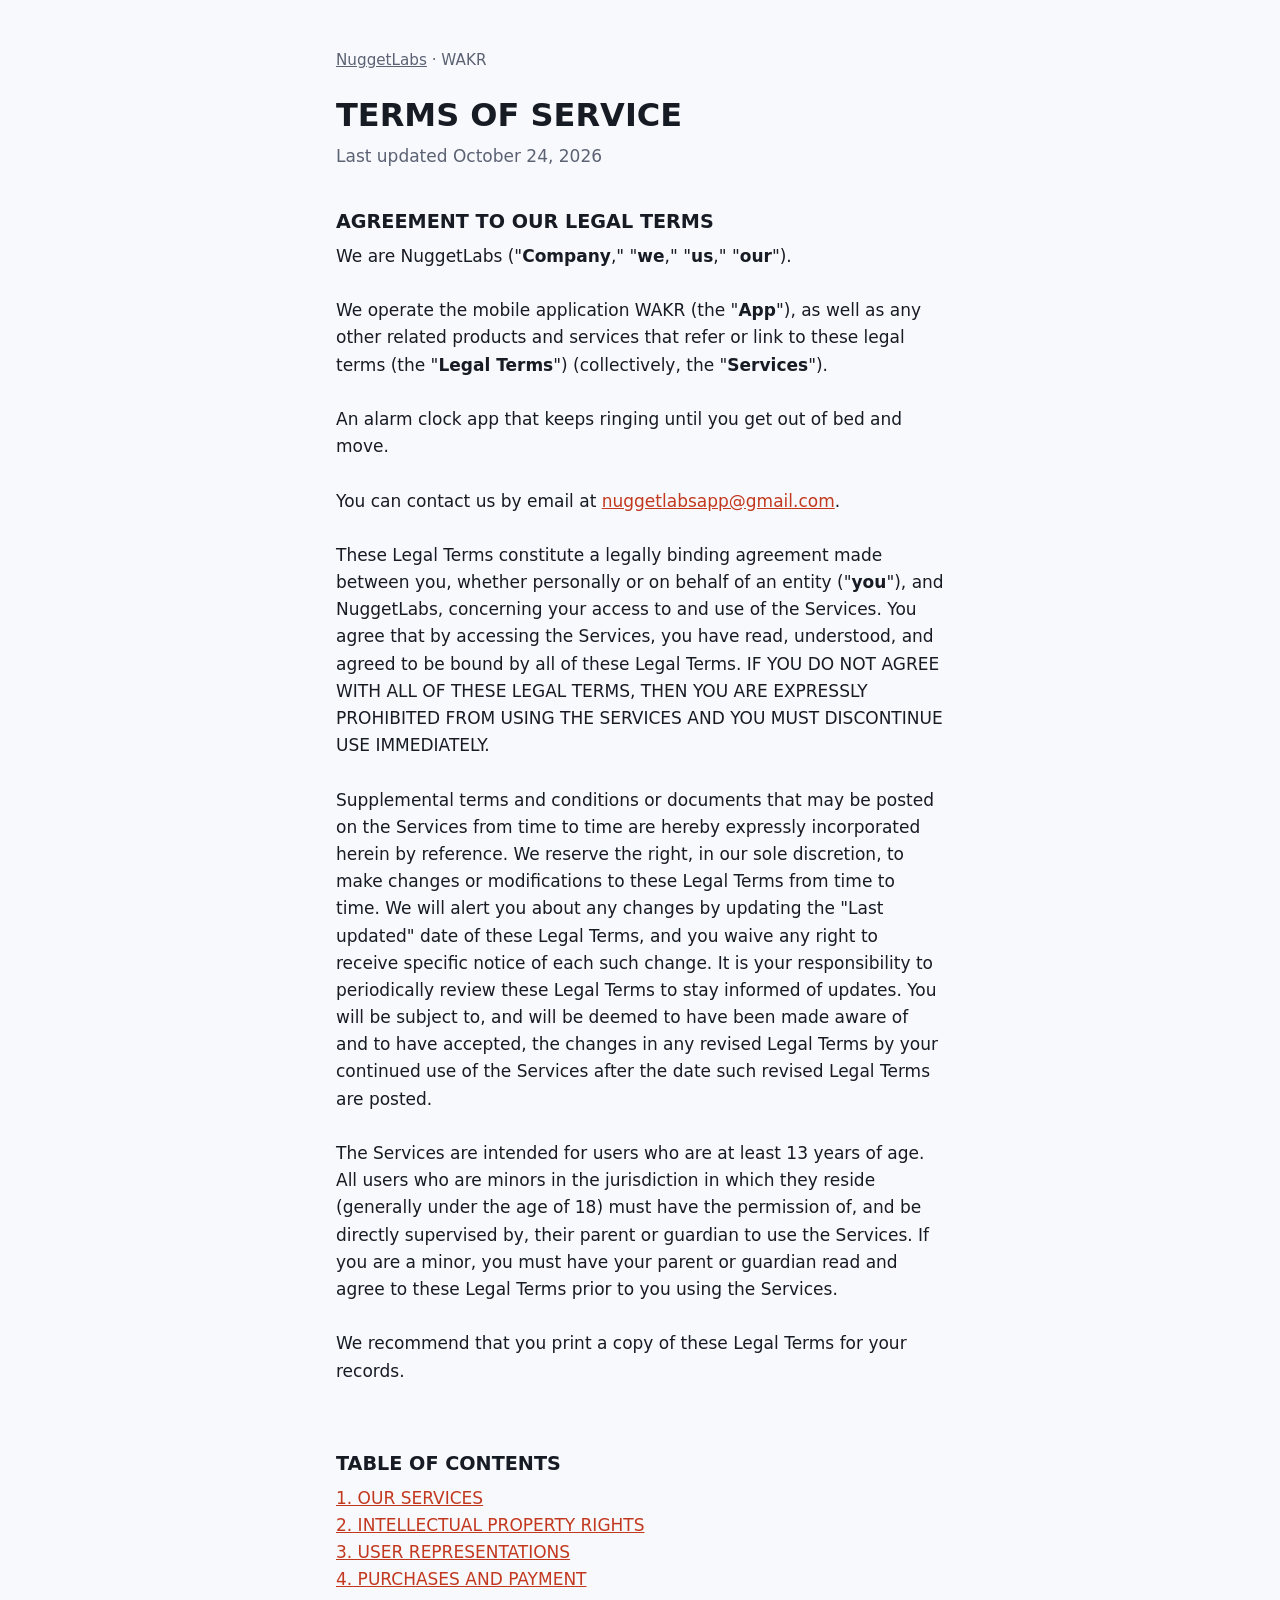
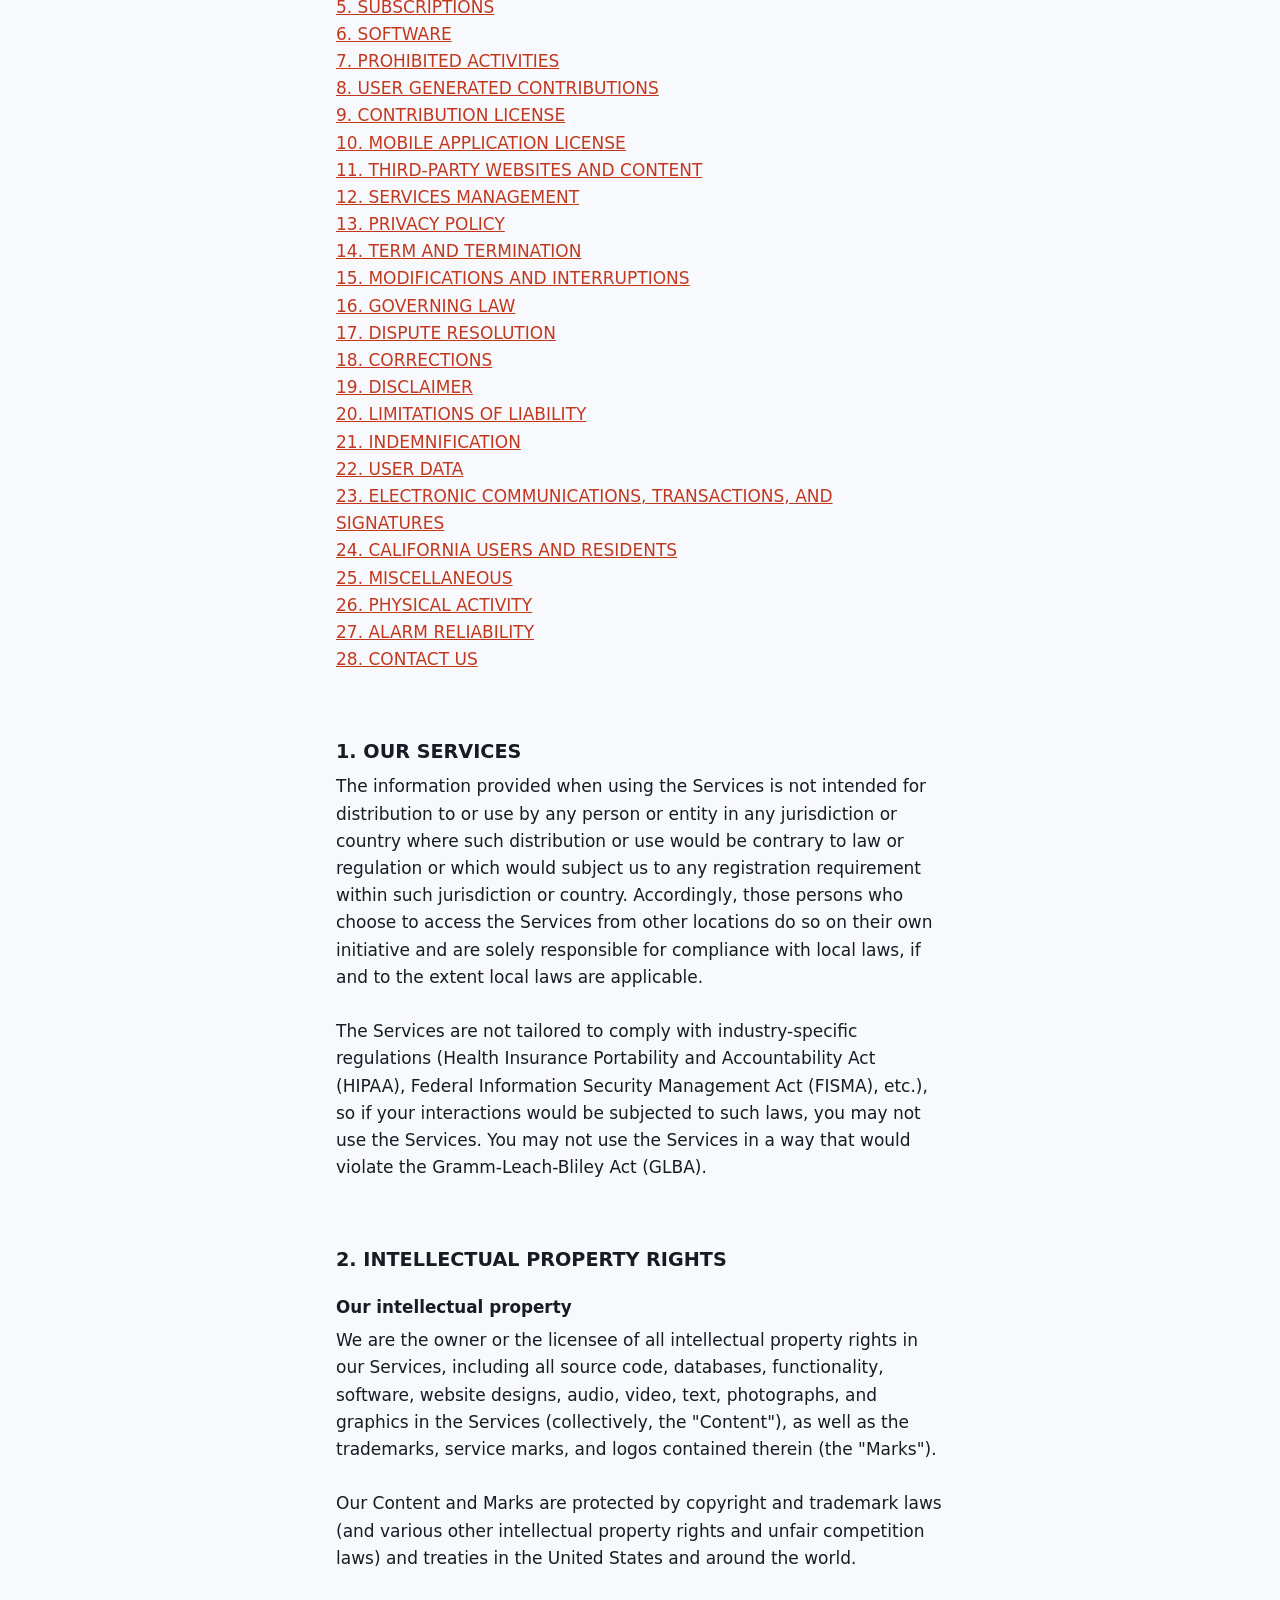
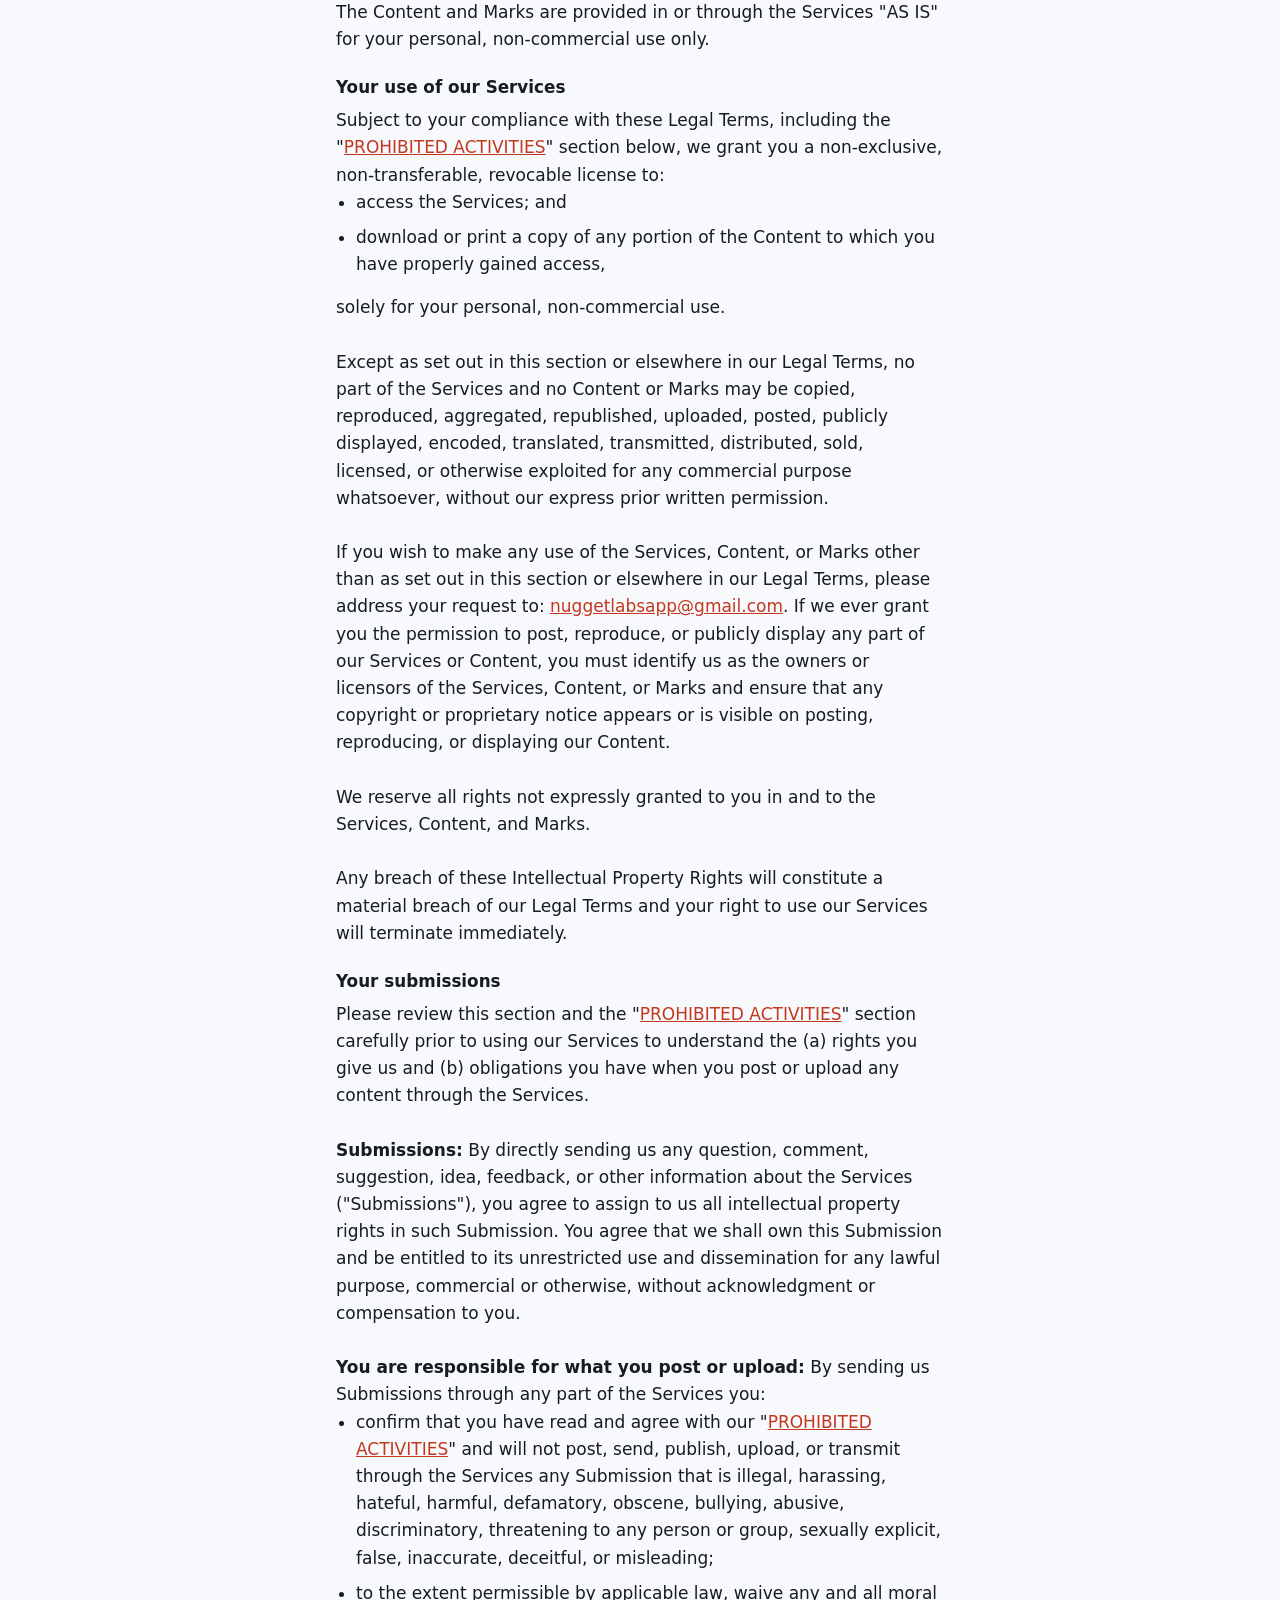
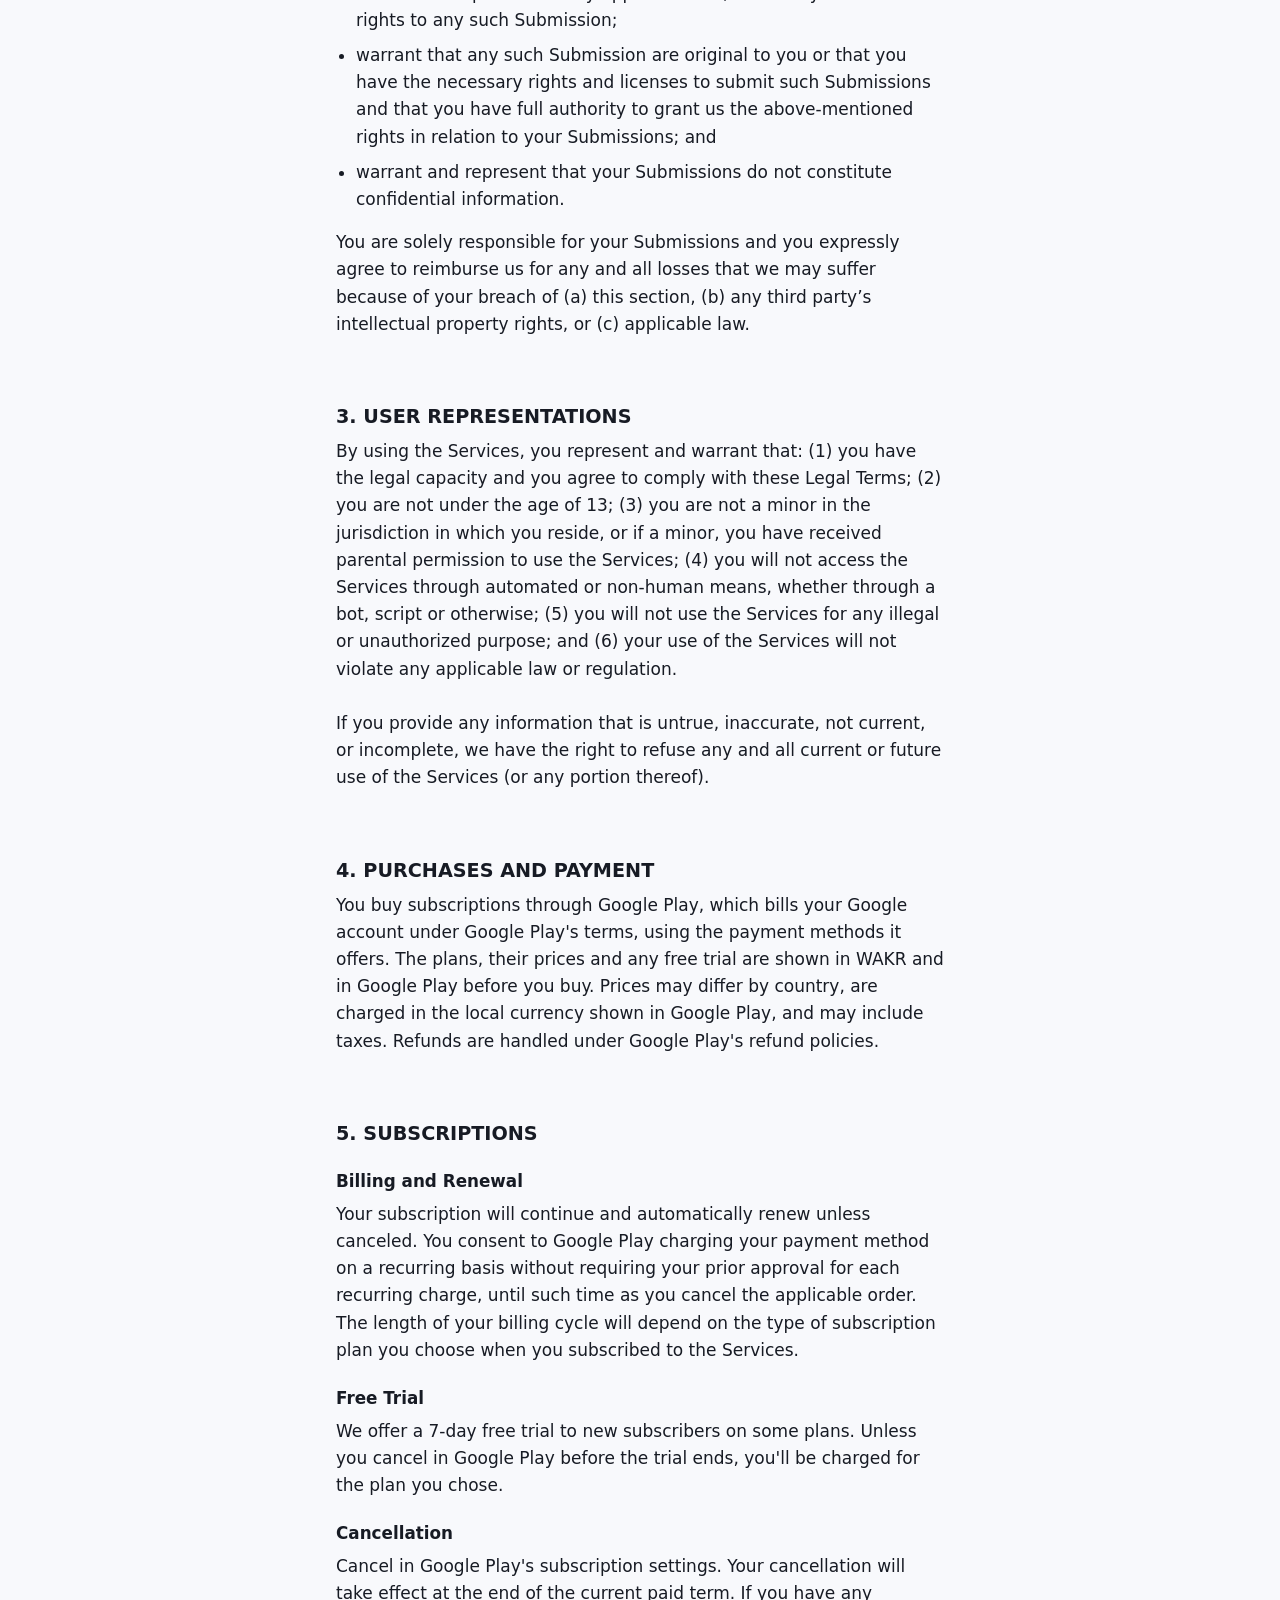
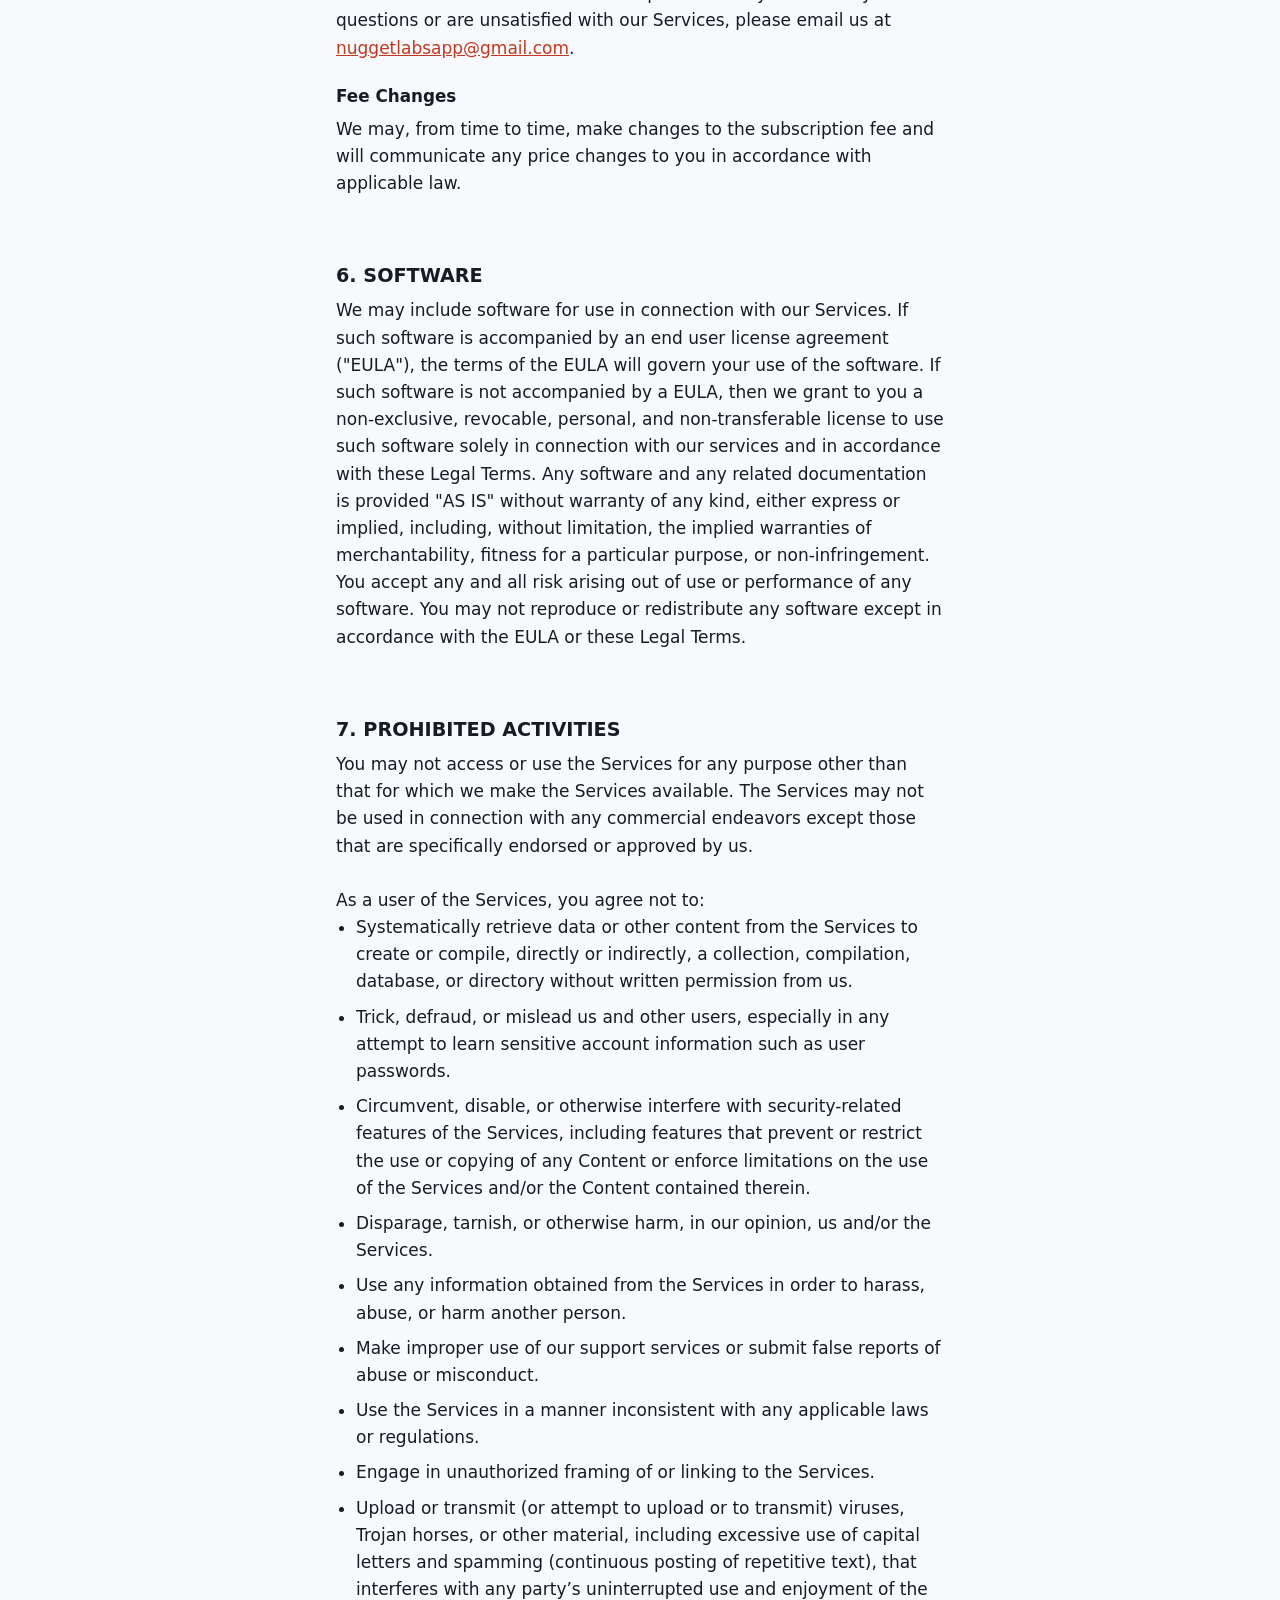
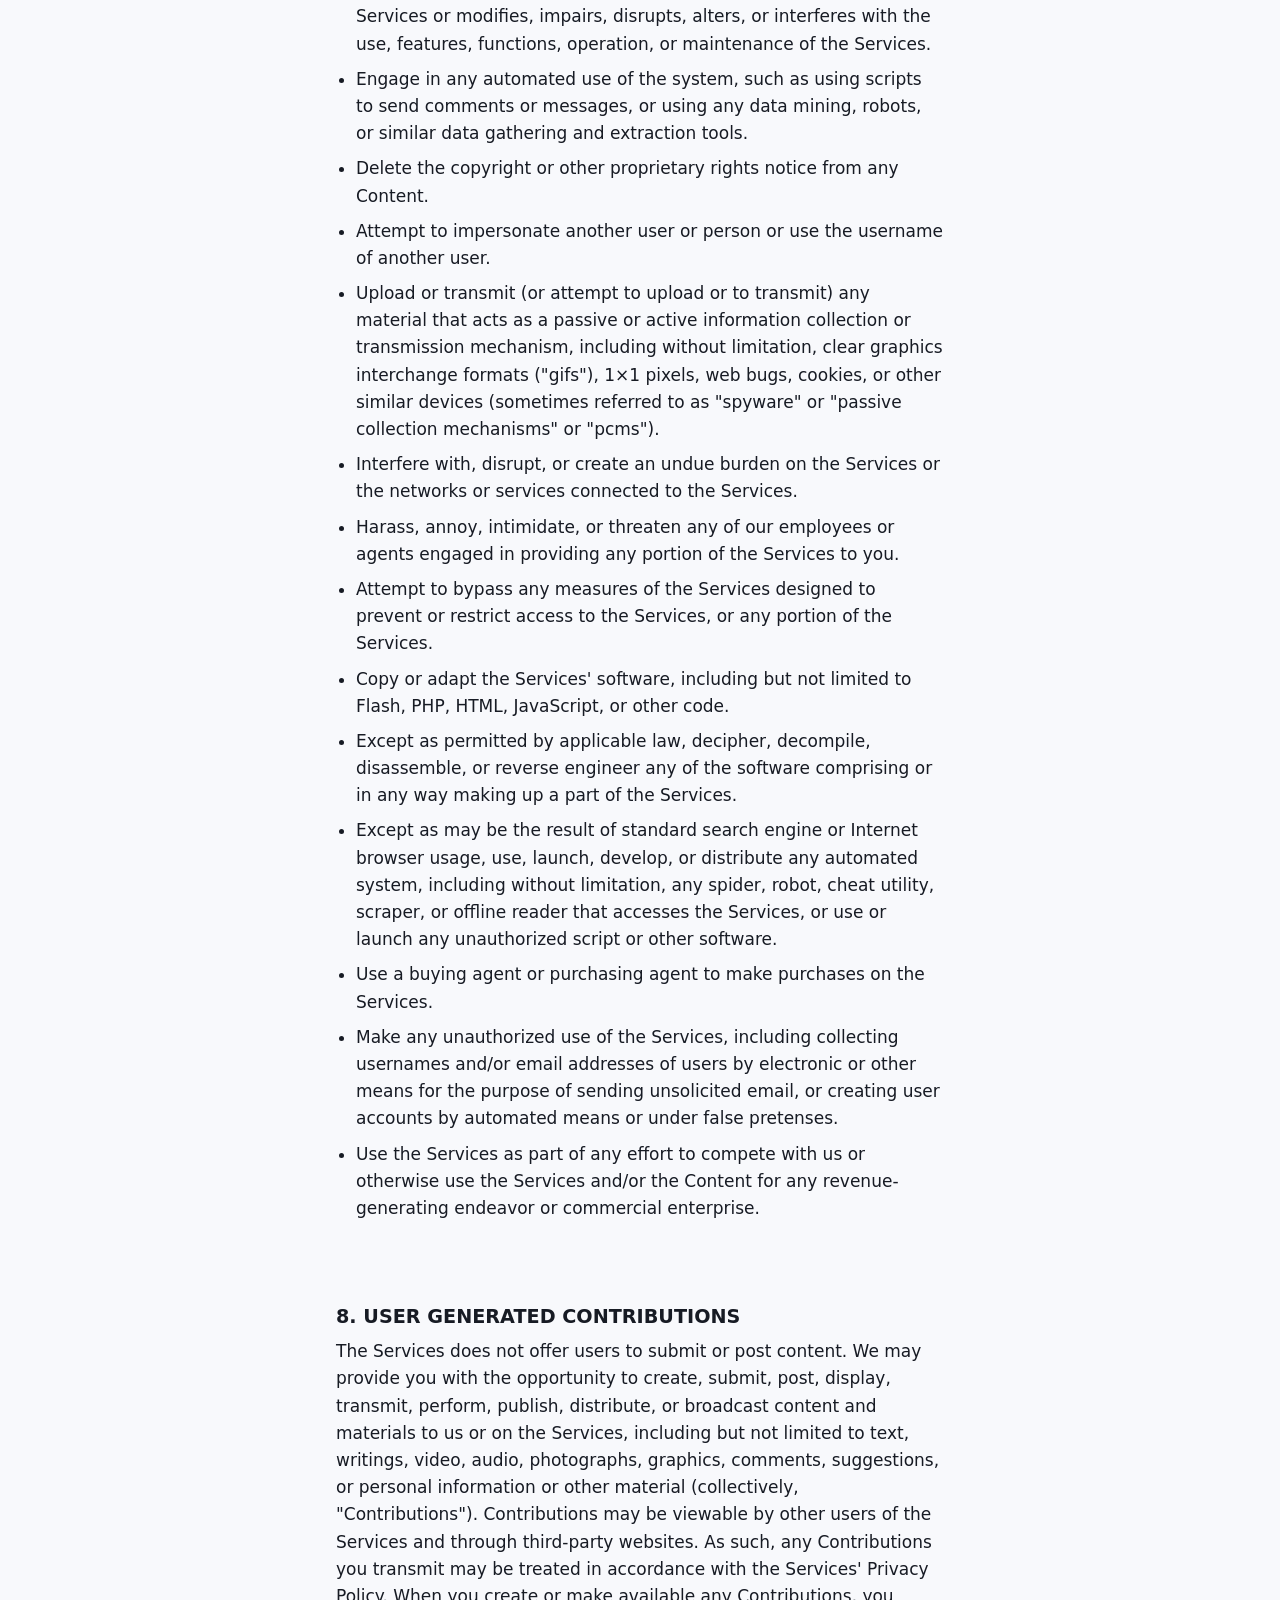
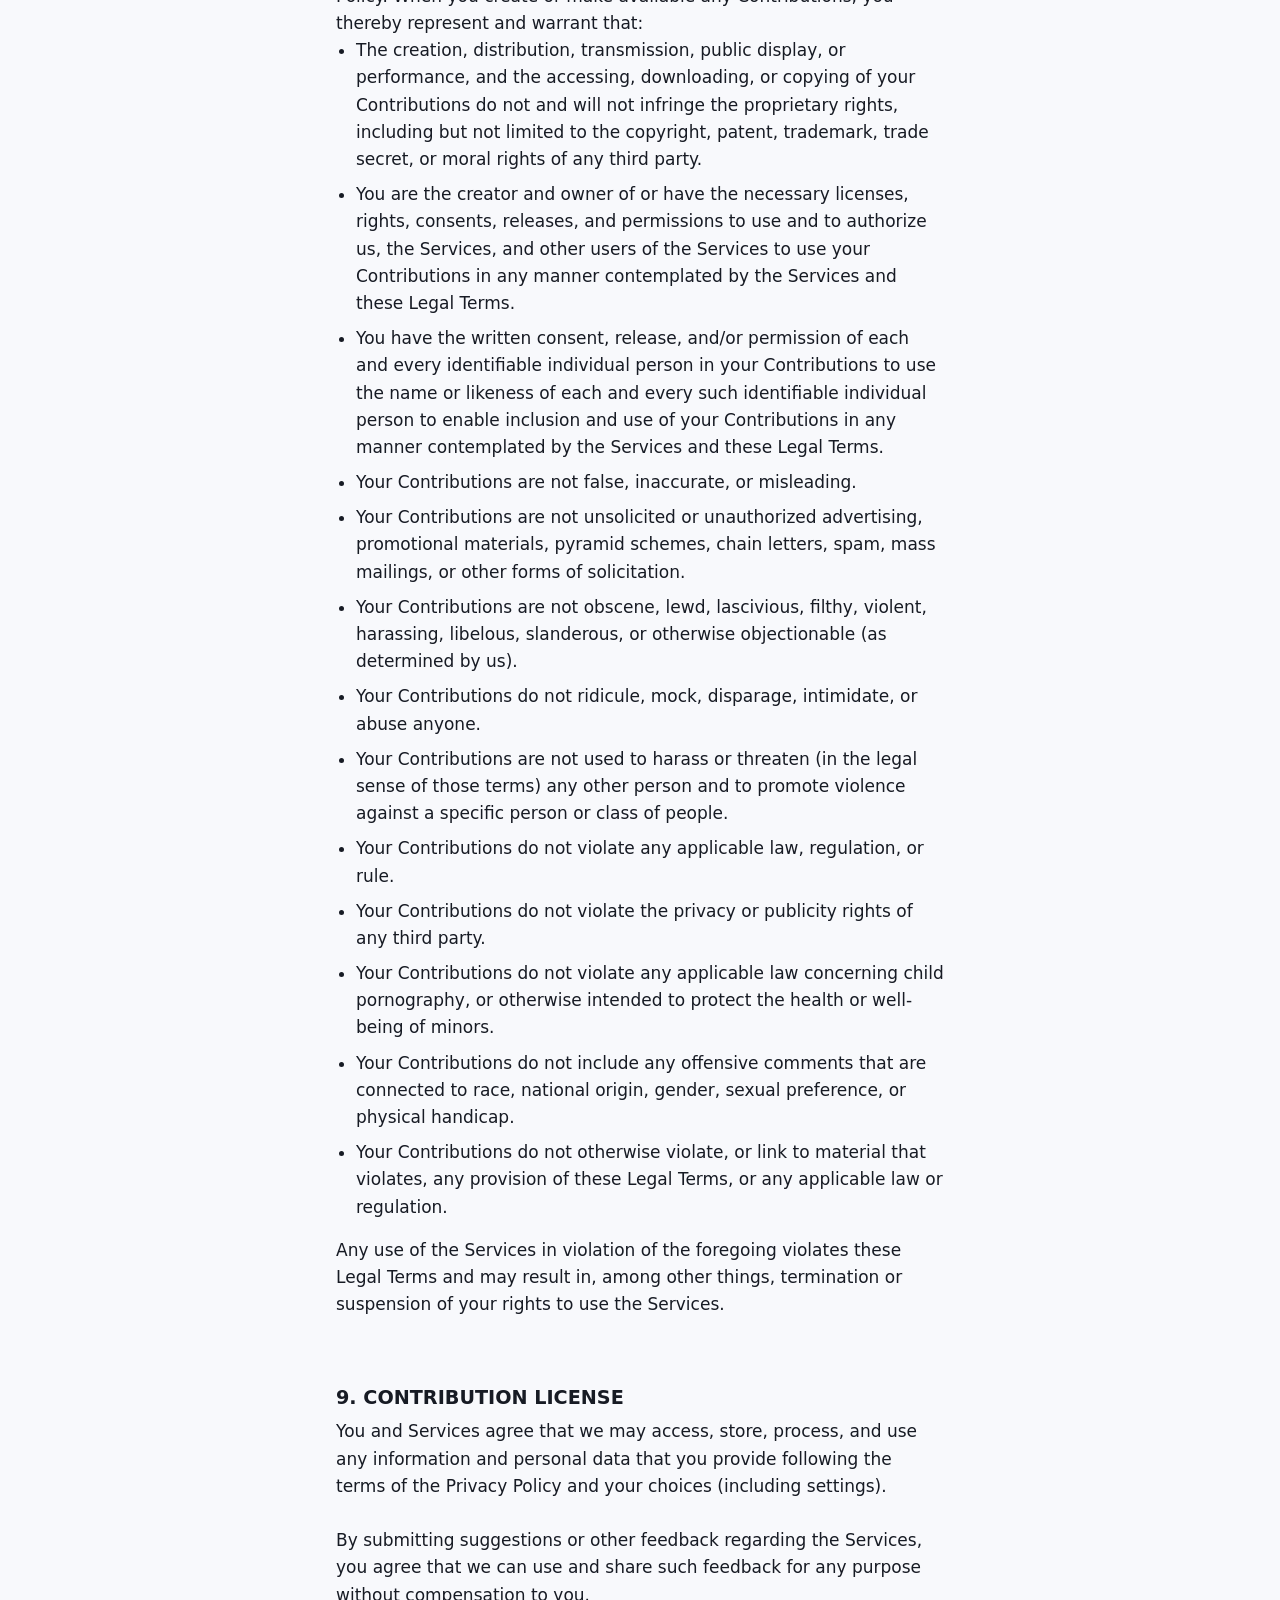
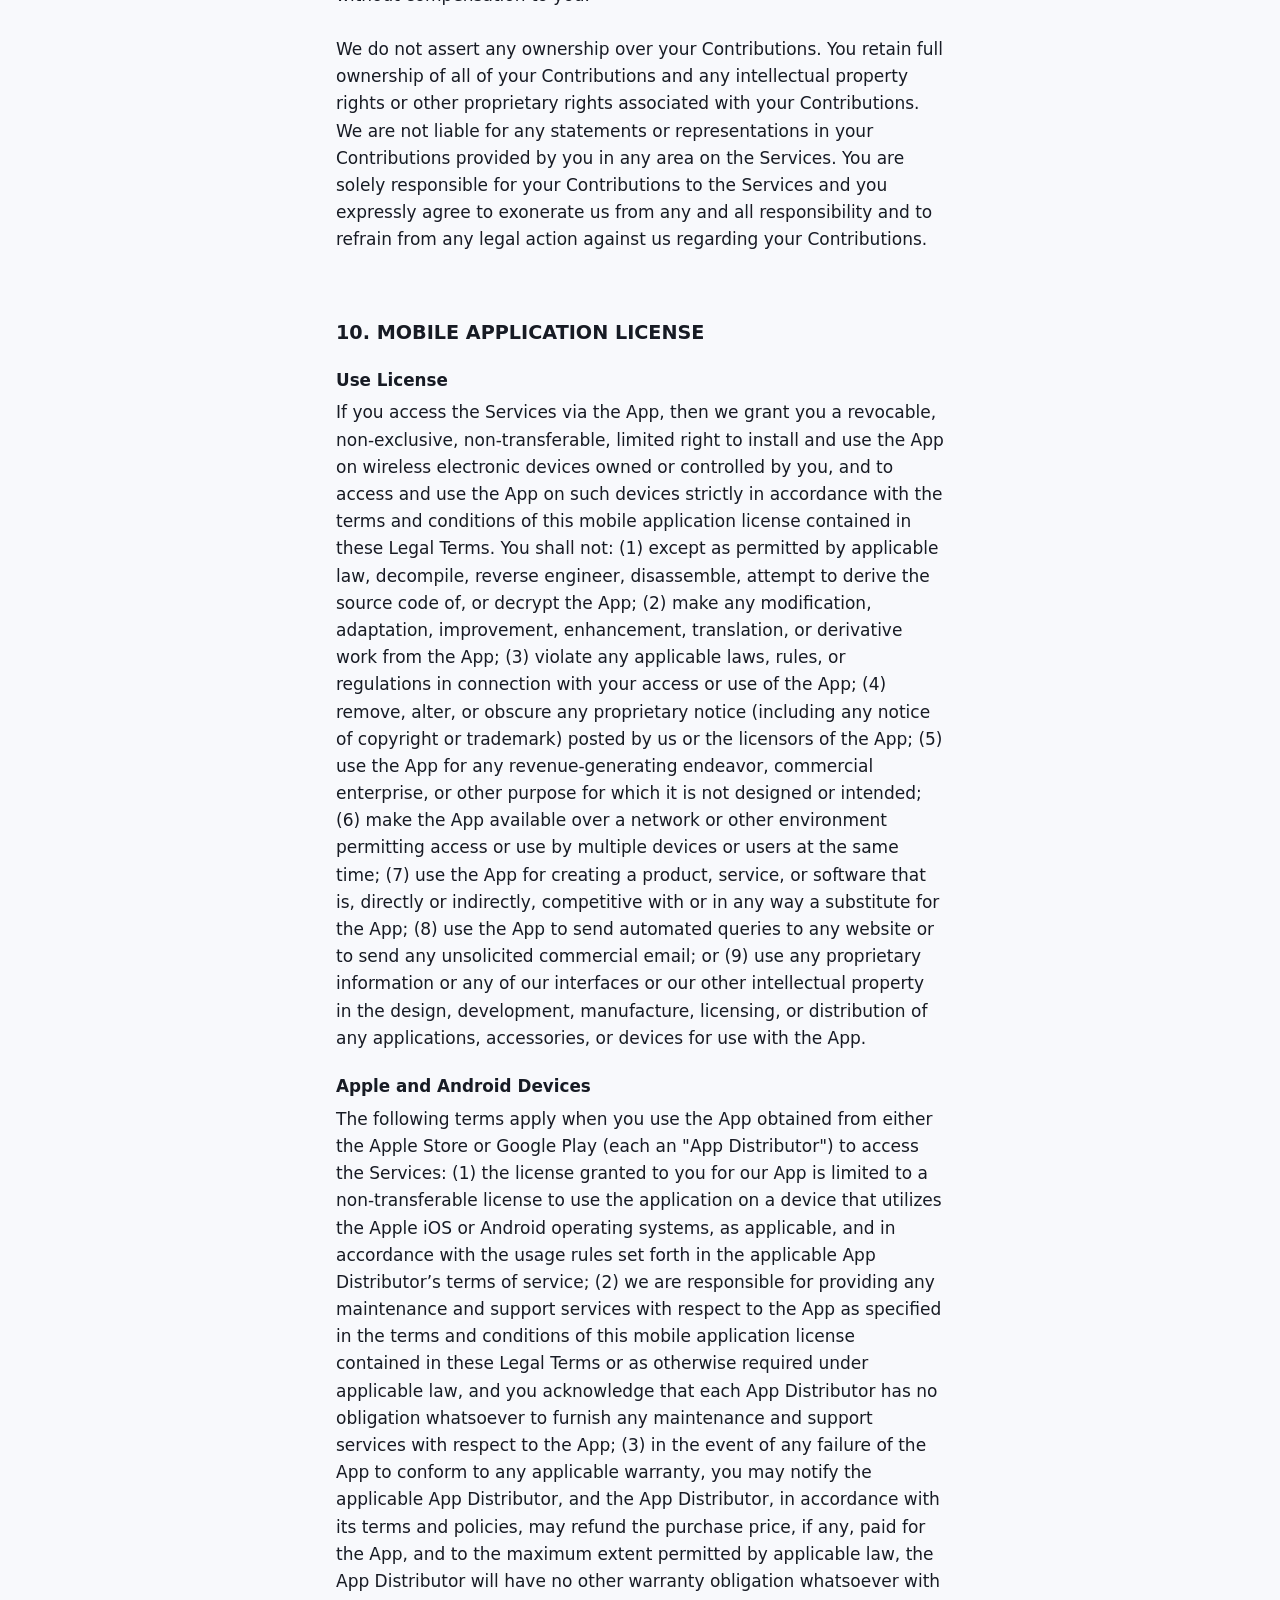
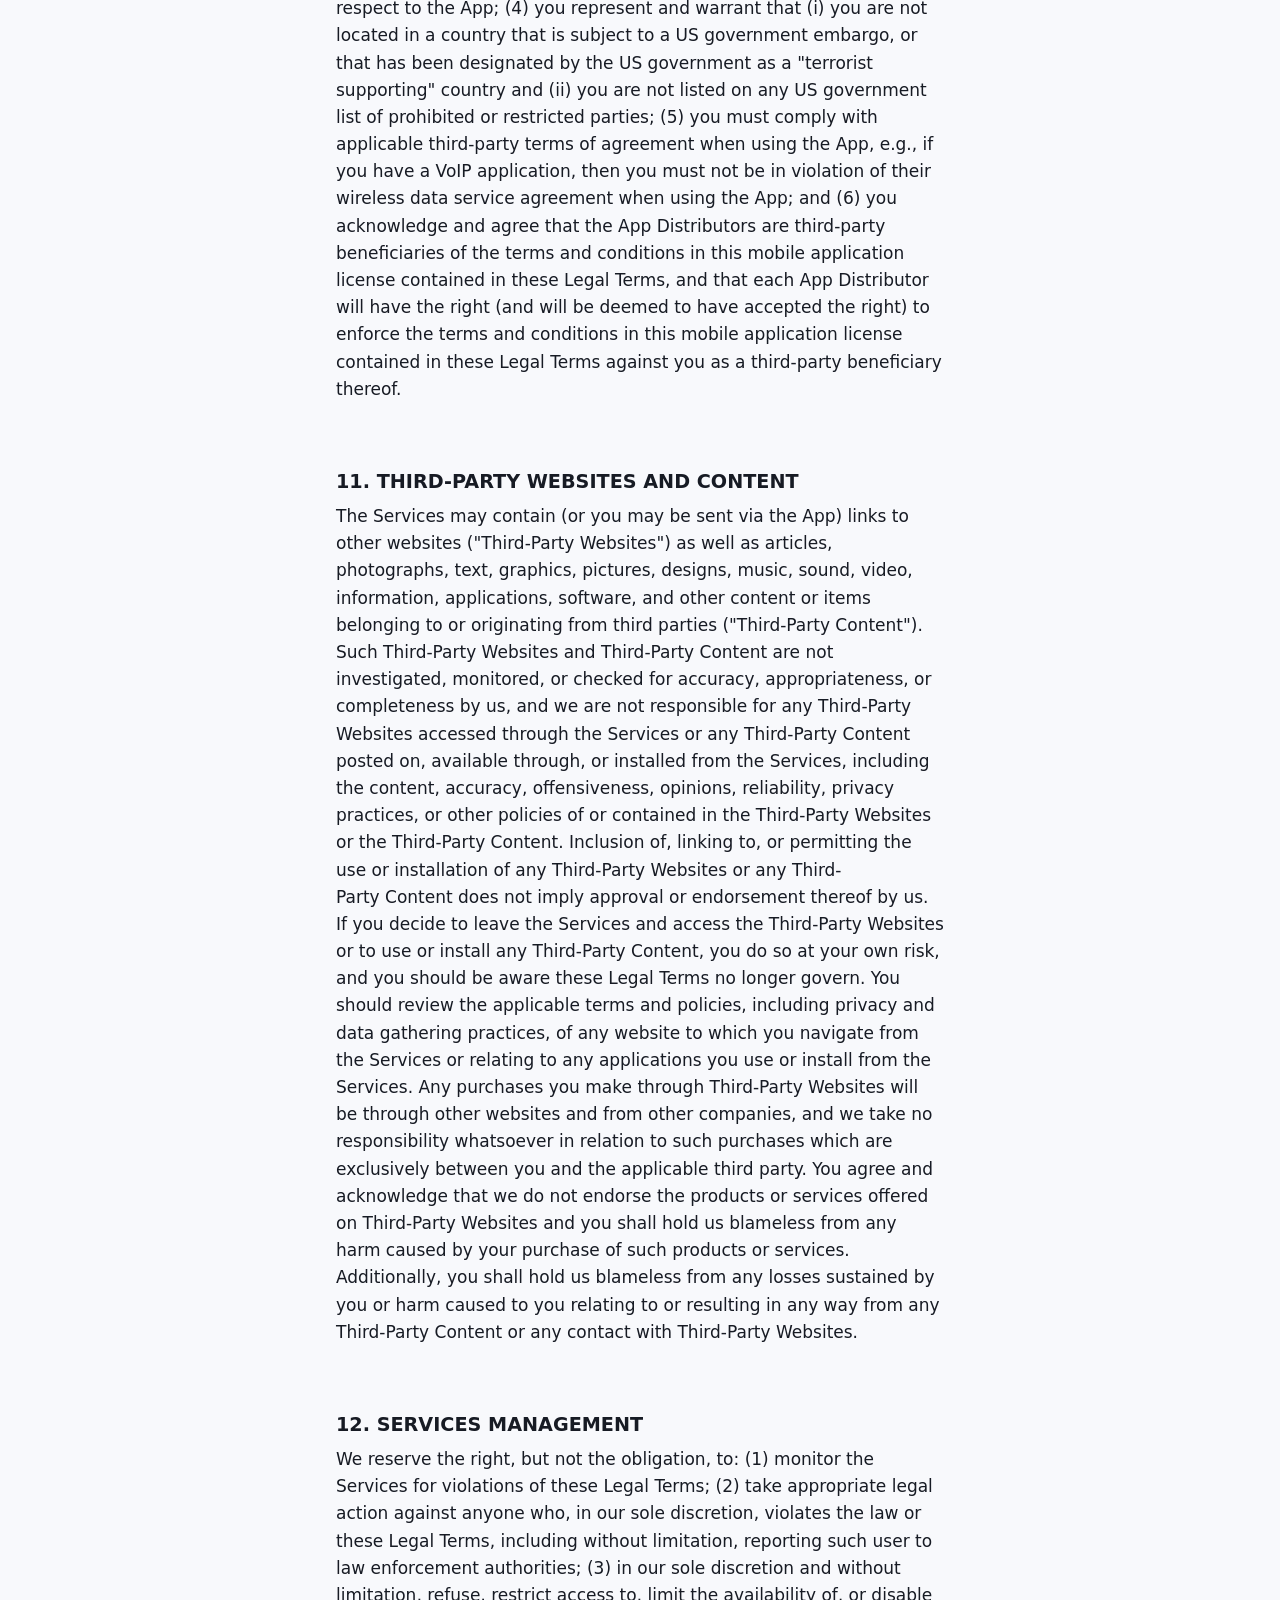
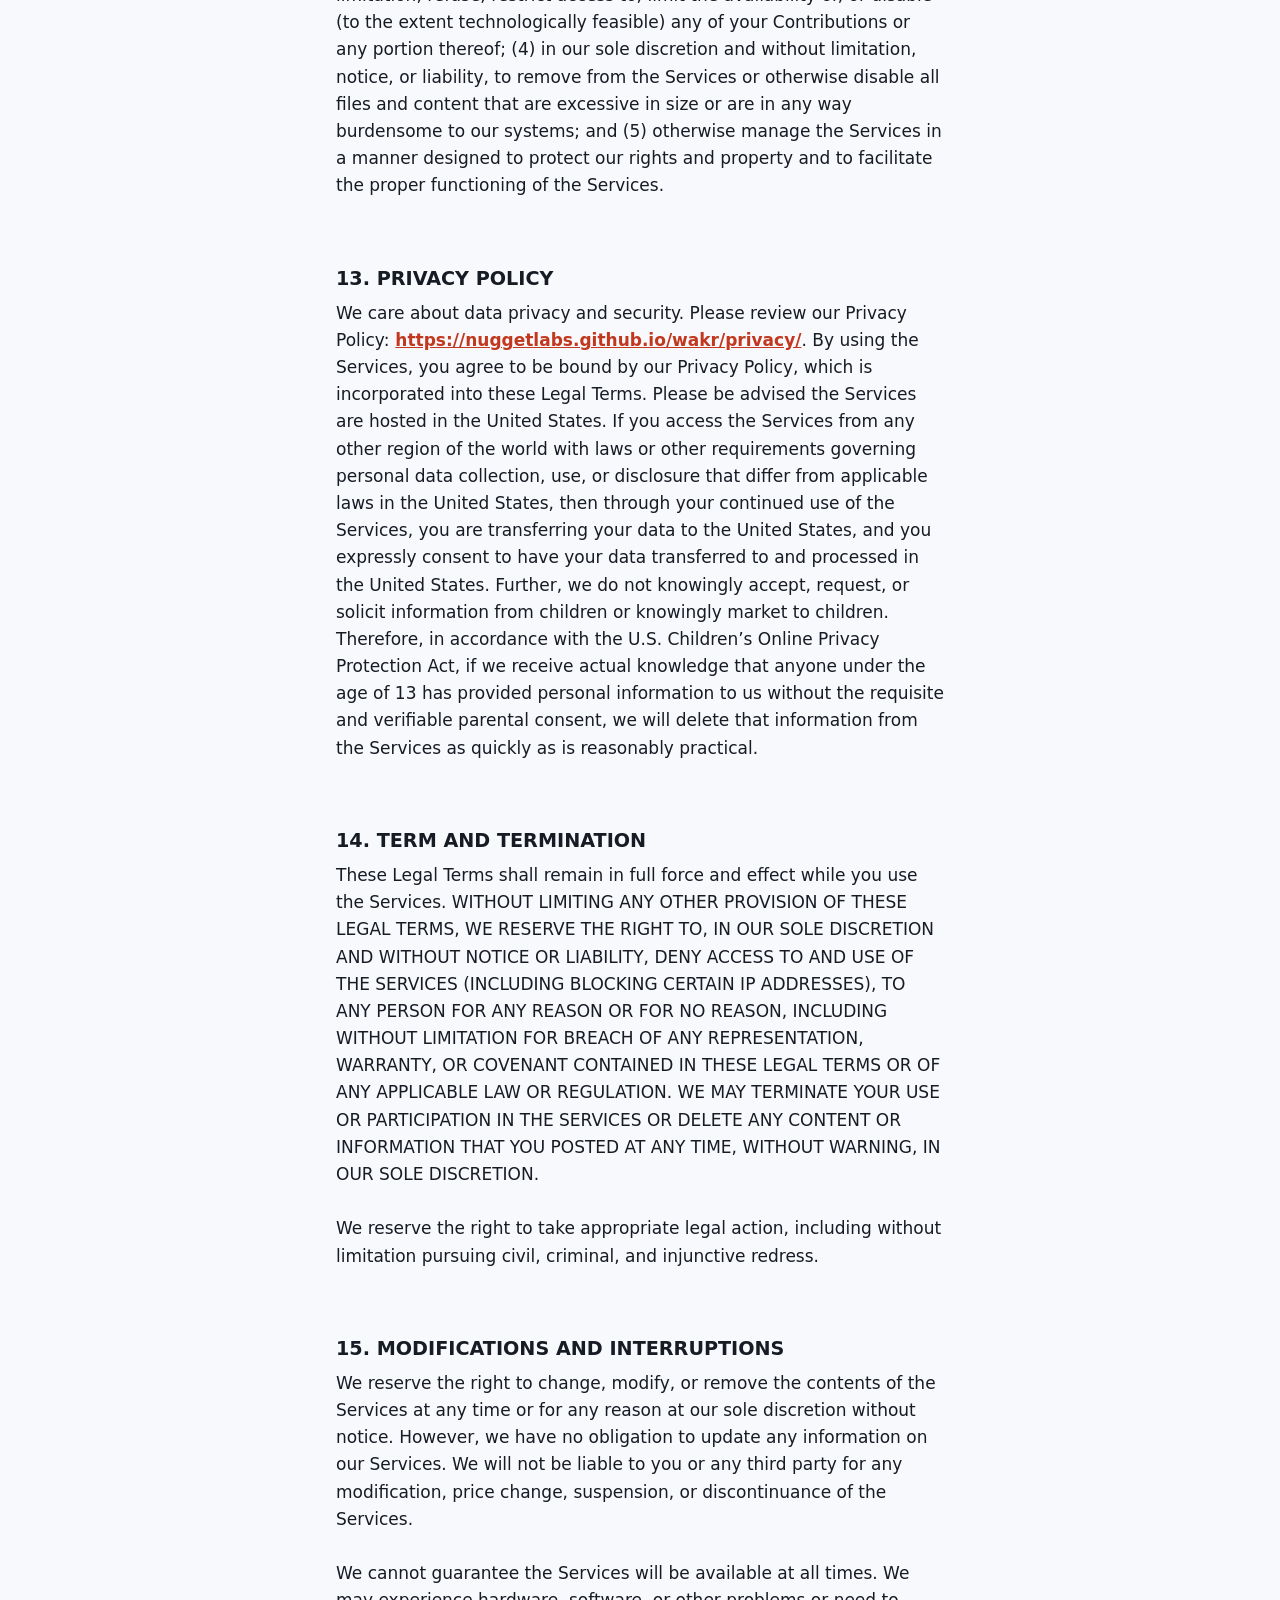
<file: wakr/terms/index.html>
<!doctype html>
<html lang="en">
<head>
  <meta charset="utf-8">
  <meta name="viewport" content="width=device-width, initial-scale=1">
  <title>WAKR Terms of Service</title>
  <meta name="description" content="The terms for using WAKR, the alarm clock app for Android.">
  <link rel="stylesheet" href="../../style.css">
</head>
<body>
<main class="policy">
  <p class="eyebrow"><a href="../../">NuggetLabs</a> · WAKR</p>
<div>
      <div><div><h1>TERMS OF SERVICE</h1></div><p class="meta">Last updated October 24, 2026</p><div><h2>AGREEMENT TO OUR LEGAL TERMS</h2></div></div><div><div id="agreement"></div></div><div><div>We are NuggetLabs ("<strong>Company</strong>," "<strong>we</strong>," "<strong>us</strong>," "<strong>our</strong>").</div></div><div><br></div><div><div>We operate the mobile application WAKR (the "<strong>App</strong>"), as well as any other related products and services that refer or link to these legal terms (the "<strong>Legal Terms</strong>") (collectively, the "<strong>Services</strong>").</div><div><br></div><div>An alarm clock app that keeps ringing until you get out of bed and move.</div><div><br></div><div>You can contact us by email at <a target="_blank" href="mailto:nuggetlabsapp@gmail.com">nuggetlabsapp@gmail.com</a>.</div><div><br></div><div>These Legal Terms constitute a legally binding agreement made between you, whether personally or on behalf of an entity ("<strong>you</strong>"), and NuggetLabs, concerning your access to and use of the Services. You agree that by accessing the Services, you have read, understood, and agreed to be bound by all of these Legal Terms. IF YOU DO NOT AGREE WITH ALL OF THESE LEGAL TERMS, THEN YOU ARE EXPRESSLY PROHIBITED FROM USING THE SERVICES AND YOU MUST DISCONTINUE USE IMMEDIATELY.</div><div><br></div><div>Supplemental terms and conditions or documents that may be posted on the Services from time to time are hereby expressly incorporated herein by reference. We reserve the right, in our sole discretion, to make changes or modifications to these Legal Terms from time to time. We will alert you about any changes by updating the "Last updated" date of these Legal Terms, and you waive any right to receive specific notice of each such change. It is your responsibility to periodically review these Legal Terms to stay informed of updates. You will be subject to, and will be deemed to have been made aware of and to have accepted, the changes in any revised Legal Terms by your continued use of the Services after the date such revised Legal Terms are posted.</div></div><div><br></div><div><div>The Services are intended for users who are at least 13 years of age. All users who are minors in the jurisdiction in which they reside (generally under the age of 18) must have the permission of, and be directly supervised by, their parent or guardian to use the Services. If you are a minor, you must have your parent or guardian read and agree to these Legal Terms prior to you using the Services.</div><div><br></div><div>We recommend that you print a copy of these Legal Terms for your records.</div><div><br></div><div><h2>TABLE OF CONTENTS</h2></div><div><a href="#services">1. OUR SERVICES</a></div><div><a href="#ip">2. INTELLECTUAL PROPERTY RIGHTS</a></div><div><a href="#userreps">3. USER REPRESENTATIONS</a></div><div><a href="#purchases">4. PURCHASES AND PAYMENT</a></div><div><a href="#subscriptions">5. SUBSCRIPTIONS</a></div><div><a href="#software">6. SOFTWARE</a> </div><div><a href="#prohibited">7. PROHIBITED ACTIVITIES</a> </div><div><a href="#ugc">8. USER GENERATED CONTRIBUTIONS</a> </div><div><a href="#license">9. CONTRIBUTION LICENSE</a> </div><div><a href="#mobile">10. MOBILE APPLICATION LICENSE</a> </div><div><a href="#thirdparty">11. THIRD-PARTY WEBSITES AND CONTENT</a> </div><div><a href="#sitemanage">12. SERVICES MANAGEMENT</a> </div><div><a href="#ppyes">13. PRIVACY POLICY</a> </div><div><a href="#terms">14. TERM AND TERMINATION</a> </div><div><a href="#modifications">15. MODIFICATIONS AND INTERRUPTIONS</a> </div><div><a href="#law">16. GOVERNING LAW</a> </div><div><a href="#disputes">17. DISPUTE RESOLUTION</a> </div><div><a href="#corrections">18. CORRECTIONS</a> </div><div><a href="#disclaimer">19. DISCLAIMER</a> </div><div><a href="#liability">20. LIMITATIONS OF LIABILITY</a> </div><div><a href="#indemnification">21. INDEMNIFICATION</a> </div><div><a href="#userdata">22. USER DATA</a> </div><div><a href="#electronic">23. ELECTRONIC COMMUNICATIONS, TRANSACTIONS, AND SIGNATURES</a> </div><div><a href="#california">24. CALIFORNIA USERS AND RESIDENTS</a> </div><div><a href="#misc">25. MISCELLANEOUS</a> </div><div><a href="#addclause">26. PHYSICAL ACTIVITY</a></div><div><a href="#addclauseb">27. ALARM RELIABILITY</a></div><div><a href="#contact">28. CONTACT US</a></div></div><div><div></div><div><br></div><div id="services"><h2>1. OUR SERVICES</h2></div><div>The information provided when using the Services is not intended for distribution to or use by any person or entity in any jurisdiction or country where such distribution or use would be contrary to law or regulation or which would subject us to any registration requirement within such jurisdiction or country. Accordingly, those persons who choose to access the Services from other locations do so on their own initiative and are solely responsible for compliance with local laws, if and to the extent local laws are applicable.</div><div><br></div><div>The Services are not tailored to comply with industry-specific regulations (Health Insurance Portability and Accountability Act (HIPAA), Federal Information Security Management Act (FISMA), etc.), so if your interactions would be subjected to such laws, you may not use the Services. You may not use the Services in a way that would violate the Gramm-Leach-Bliley Act (GLBA).</div><div><br></div></div><div><strong><a id="ip"></a><h2>2. INTELLECTUAL PROPERTY RIGHTS</h2></strong></div><div><div><h3>Our intellectual property</h3></div><div>We are the owner or the licensee of all intellectual property rights in our Services, including all source code, databases, functionality, software, website designs, audio, video, text, photographs, and graphics in the Services (collectively, the "Content"), as well as the trademarks, service marks, and logos contained therein (the "Marks").</div><div><br></div><div>Our Content and Marks are protected by copyright and trademark laws (and various other intellectual property rights and unfair competition laws) and treaties in the United States and around the world.</div><div><br></div><div>The Content and Marks are provided in or through the Services "AS IS" for your personal, non-commercial use only.</div><div><h3>Your use of our Services</h3></div><div>Subject to your compliance with these Legal Terms, including the "<a href="#prohibited">PROHIBITED ACTIVITIES</a>" section below, we grant you a non-exclusive, non-transferable, revocable license to:</div><ul><li>access the Services; and</li><li>download or print a copy of any portion of the Content to which you have properly gained access,</li></ul><div>solely for your personal, non-commercial use.</div><div><br></div><div>Except as set out in this section or elsewhere in our Legal Terms, no part of the Services and no Content or Marks may be copied, reproduced,
aggregated, republished, uploaded, posted, publicly displayed, encoded,
translated, transmitted, distributed, sold, licensed, or otherwise exploited
for any commercial purpose whatsoever, without our express prior written
permission.</div><div><br></div><div>If you wish to make any use of the Services, Content, or Marks other than as set out in this section or elsewhere in our Legal Terms, please address your request to: <a target="_blank" href="mailto:nuggetlabsapp@gmail.com">nuggetlabsapp@gmail.com</a>. If we ever grant you the permission to post, reproduce, or publicly display any part of our Services or Content, you must identify us as the owners or licensors of the Services, Content, or Marks and ensure that any copyright or proprietary notice appears or is visible on posting, reproducing, or displaying our Content.</div></div><div><br></div><div><div>We reserve all rights not expressly granted to you in and to the Services, Content, and Marks.</div><div><br></div><div>Any breach of these Intellectual Property Rights will constitute a material breach of our Legal Terms and your right to use our Services will terminate immediately.</div><div><h3>Your submissions</h3></div><div>Please review this section and the "<a href="#prohibited">PROHIBITED ACTIVITIES</a>" section carefully prior to using our Services to understand the (a) rights you give us and (b) obligations you have when you post or upload any content through the Services.</div><div><br></div><div><strong>Submissions:</strong> By directly sending us any question, comment, suggestion, idea, feedback, or other information about the Services ("Submissions"), you agree to assign to us all intellectual property rights in such Submission. You agree that we shall own this Submission and be entitled to its unrestricted use and dissemination for any lawful purpose, commercial or otherwise, without acknowledgment or compensation to you.</div><div><br></div><div><strong>You are responsible for what you post or upload:</strong> By sending us Submissions through any part of the Services you:</div><ul><li>confirm that you have read and agree with our "<a href="#prohibited">PROHIBITED ACTIVITIES</a>" and will not post, send, publish, upload, or transmit through the Services any Submission that is illegal, harassing, hateful, harmful, defamatory, obscene, bullying, abusive, discriminatory, threatening to any person or group, sexually explicit, false, inaccurate, deceitful, or misleading;</li><li>to the extent permissible by applicable law, waive any and all moral rights to any such Submission;</li><li>warrant that any such Submission are original to you or that you have the necessary rights and licenses to submit such Submissions and that you have full authority to grant us the above-mentioned rights in relation to your Submissions; and</li><li>warrant and represent that your Submissions do not constitute confidential information.</li></ul><div>You are solely responsible for your Submissions and you expressly agree to reimburse us for any and all losses that we may suffer because of your breach of (a) this section, (b) any third party’s intellectual property rights, or (c) applicable law.</div><div><br></div></div><div><div id="userreps"><h2>3. USER REPRESENTATIONS</h2></div></div><div><div>By using the Services, you represent and warrant that:&nbsp;(1) you have the legal capacity and you agree to comply with these Legal Terms; (2) you are not under the age of 13;&nbsp;(3) you are not a
minor in the jurisdiction in which you reside, or if a minor, you have
received parental permission to use the Services; (4) you will not access the Services through automated or non-human means, whether through a bot, script or
otherwise; (5) you will not use the Services for any illegal or unauthorized purpose; and (6) your use of the Services will not violate any applicable law or regulation.</div></div><div><br></div><div><div><div><div>If you provide any information that is untrue, inaccurate, not current, or incomplete, we have the right to refuse any and all current or future use of the Services (or any portion thereof).</div> </div><div><br></div></div></div><div><div id="purchases"><h2>4. PURCHASES AND PAYMENT</h2></div></div><div><div>You buy subscriptions through Google Play, which bills your Google account under Google Play's terms, using the payment methods it offers. The plans, their prices and any free trial are shown in WAKR and in Google Play before you buy. Prices may differ by country, are charged in the local currency shown in Google Play, and may include taxes. Refunds are handled under Google Play's refund policies.</div><div><br></div><div id="subscriptions"><h2>5. SUBSCRIPTIONS</h2></div><div><h3>Billing and Renewal</h3></div><div>Your subscription will continue and automatically renew unless canceled. You consent to Google Play charging your payment method on a recurring basis without requiring your prior approval for each recurring charge, until such time as you cancel the applicable order. The length of your billing cycle will depend on the type of subscription plan you choose when you subscribed to the Services.</div><div><h3>Free Trial</h3></div><div>We offer a 7-day free trial to new subscribers on some plans. Unless you cancel in Google Play before the trial ends, you'll be charged for the plan you chose.</div><div><h3>Cancellation</h3></div><div>Cancel in Google Play's subscription settings. Your cancellation will take effect at the end of the current paid term. If you have any questions or are unsatisfied with our Services, please email us at <a target="_blank" href="mailto:nuggetlabsapp@gmail.com">nuggetlabsapp@gmail.com</a>.<br></div><div><h3>Fee Changes</h3></div>We may, from time to time, make changes to the subscription fee and will communicate any price changes to you in accordance with applicable law.<div><br></div><div id="software"><h2>6. SOFTWARE</h2></div><div>We may include software for use in connection with our Services. If such software is accompanied by an end user license agreement ("EULA"), the terms of the EULA will govern your use of the software. If such software is not accompanied by a EULA, then we grant to you a non-exclusive, revocable, personal, and non-transferable license to use such software solely in connection with our services and in accordance with these Legal Terms. Any software and any related documentation is provided "AS IS" without warranty of any kind, either express or implied, including, without limitation, the implied warranties of merchantability, fitness for a particular purpose, or non-infringement. You accept any and all risk arising out of use or performance of any software. You may not reproduce or redistribute any software except in accordance with the EULA or these Legal Terms.</div><div><div><br></div><div id="prohibited"><h2>7. PROHIBITED ACTIVITIES</h2></div></div><div><div>You may not access or use the Services for any purpose other than that for which we make the Services available. The Services may not be used in connection with any commercial endeavors except those that are specifically endorsed or approved by us.</div></div><div><br></div><div><div><div><div><div>As a user of the Services, you agree not to:</div></div><ul><li>Systematically retrieve data or other content from the Services to create or compile, directly or indirectly, a collection, compilation, database, or directory without written permission from us.</li><li>Trick, defraud, or mislead us and other users, especially in any attempt to learn sensitive account information such as user passwords.</li><li>Circumvent, disable, or otherwise interfere with security-related features of the Services, including features that prevent or restrict the use or copying of any Content or enforce limitations on the use of the Services and/or the Content contained therein.</li><li>Disparage, tarnish, or otherwise harm, in our opinion, us and/or the Services.</li><li>Use any information obtained from the Services in order to harass, abuse, or harm another person.</li><li>Make improper use of our support services or submit false reports of abuse or misconduct.</li><li>Use the Services in a manner inconsistent with any applicable laws or regulations.</li><li>Engage in unauthorized framing of or linking to the Services.</li><li>Upload or transmit (or attempt to upload or to transmit) viruses, Trojan horses, or other material, including excessive use of capital letters and spamming (continuous posting of repetitive text), that interferes with any party’s uninterrupted use and enjoyment of the Services or modifies, impairs, disrupts, alters, or interferes with the use, features, functions, operation, or maintenance of the Services.</li><li>Engage in any automated use of the system, such as using scripts to send comments or messages, or using any data mining, robots, or similar data gathering and extraction tools.</li><li>Delete the copyright or other proprietary rights notice from any Content.</li><li>Attempt to impersonate another user or person or use the username of another user.</li><li>Upload or transmit (or attempt to upload or to transmit) any material that acts as a passive or active information collection or transmission mechanism, including without limitation, clear graphics interchange formats ("gifs"), 1×1 pixels, web bugs, cookies, or other similar devices (sometimes referred to as "spyware" or "passive collection mechanisms" or "pcms").</li><li>Interfere with, disrupt, or create an undue burden on the Services or the networks or services connected to the Services.</li><li>Harass, annoy, intimidate, or threaten any of our employees or agents engaged in providing any portion of the Services to you.</li><li>Attempt to bypass any measures of the Services designed to prevent or restrict access to the Services, or any portion of the Services.</li><li>Copy or adapt the Services' software, including but not limited to Flash, PHP, HTML, JavaScript, or other code.</li><li>Except as permitted by applicable law, decipher, decompile, disassemble, or reverse engineer any of the software comprising or in any way making up a part of the Services.</li><li>Except as may be the result of standard search engine or Internet browser usage, use, launch, develop, or distribute any automated system, including without limitation, any spider, robot, cheat utility, scraper, or offline reader that accesses the Services, or use or launch any unauthorized script or other software.</li><li>Use a buying agent or purchasing agent to make purchases on the Services.</li><li>Make any unauthorized use of the Services, including collecting usernames and/or email addresses of users by electronic or other means for the purpose of sending unsolicited email, or creating user accounts by automated means or under false pretenses.</li><li>Use the Services as part of any effort to compete with us or otherwise use the Services and/or the Content for any revenue-generating endeavor or commercial enterprise.</li></ul><div><br></div><div id="ugc"><h2>8. USER GENERATED CONTRIBUTIONS</h2></div> <div>The Services does not offer users to submit or post content. We may provide you with the opportunity to create, submit, post, display, transmit, perform, publish, distribute, or broadcast content and materials to us or on the Services, including but not limited to text, writings, video, audio, photographs, graphics, comments, suggestions, or personal information or other material (collectively, "Contributions"). Contributions may be viewable by other users of the Services and through third-party websites. As such, any Contributions you transmit may be treated in accordance with the Services' Privacy Policy. When you create or make available any Contributions, you thereby represent and warrant that:</div></div></div><div><ul><li>The creation, distribution, transmission, public display, or performance, and the accessing, downloading, or copying of your Contributions do not and will not infringe the proprietary rights, including but not limited to the copyright, patent, trademark, trade secret, or moral rights of any third party.</li><li>You are the creator and owner of or have the necessary licenses, rights, consents, releases, and permissions to use and to authorize us, the Services, and other users of the Services to use your Contributions in any manner contemplated by the Services and these Legal Terms.</li><li>You have the written consent, release, and/or permission of each and every identifiable individual person in your Contributions to use the name or likeness of each and every such identifiable individual person to enable inclusion and use of your Contributions in any manner contemplated by the Services and these Legal Terms.</li><li>Your Contributions are not false, inaccurate, or misleading.</li><li>Your Contributions are not unsolicited or unauthorized advertising, promotional materials, pyramid schemes, chain letters, spam, mass mailings, or other forms of solicitation.</li><li>Your Contributions are not obscene, lewd, lascivious, filthy, violent, harassing, libelous, slanderous, or otherwise objectionable (as determined by us).</li><li>Your Contributions do not ridicule, mock, disparage, intimidate, or abuse anyone.</li><li>Your Contributions are not used to harass or threaten (in the legal sense of those terms) any other person and to promote violence against a specific person or class of people.</li><li>Your Contributions do not violate any applicable law, regulation, or rule.</li><li>Your Contributions do not violate the privacy or publicity rights of any third party.</li><li>Your Contributions do not violate any applicable law concerning child pornography, or otherwise intended to protect the health or well-being of minors.</li><li>Your Contributions do not include any offensive comments that are connected to race, national origin, gender, sexual preference, or physical handicap.</li><li>Your Contributions do not otherwise violate, or link to material that violates, any provision of these Legal Terms, or any applicable law or regulation.</li></ul><div>Any use of the Services in violation of the foregoing violates these Legal Terms and may result in, among other things, termination or suspension of your rights to use the Services.</div></div></div><div><br></div><div><div id="license"><h2>9. CONTRIBUTION LICENSE</h2></div></div><div>You and Services agree that we may access, store, process, and use any information and personal data that you provide following the terms of the Privacy Policy and your choices (including settings).</div><div><br></div><div>By submitting suggestions or other feedback regarding the Services, you agree that we can use and share such feedback for any purpose without compensation to you.</div><div><br></div><div>We do not assert any ownership over your Contributions. You retain full ownership of all of your Contributions and any intellectual property rights or other proprietary rights associated with your Contributions. We are not liable for any statements or representations in your Contributions provided by you in any area on the Services. You are solely responsible for your Contributions to the Services and you expressly agree to exonerate us from any and all responsibility and to refrain from any legal action against us regarding your Contributions.</div><div><br></div><div id="mobile"><h2>10. MOBILE APPLICATION LICENSE</h2></div><div><h3>Use License</h3></div><div>If you access the Services via the App, then we grant you a revocable, non-exclusive, non-transferable, limited right to install and use the App on wireless electronic devices owned or controlled by you, and to access and use the App on such devices strictly in accordance with the terms and conditions of this mobile application license contained in these Legal Terms. You shall not: (1) except as permitted by applicable law, decompile, reverse engineer, disassemble, attempt to derive the source code of, or decrypt the App; (2) make any modification, adaptation, improvement, enhancement, translation, or derivative work from the App; (3) violate any applicable laws, rules, or regulations in connection with your access or use of the App; (4) remove, alter, or obscure any proprietary notice (including any notice of copyright or trademark) posted by us or the licensors of the App; (5) use the App for any revenue-generating endeavor, commercial enterprise, or other purpose for which it is not designed or intended; (6) make the App available over a network or other environment permitting access or use by multiple devices or users at the same time; (7) use the App for creating a product, service, or software that is, directly or indirectly, competitive with or in any way a substitute for the App; (8) use the App to send automated queries to any website or to send any unsolicited commercial email; or (9) use any proprietary information or any of our interfaces or our other intellectual property in the design, development, manufacture, licensing, or distribution of any applications, accessories, or devices for use with the App.</div><div><h3>Apple and Android Devices</h3></div><div>The following terms apply when you use the App obtained from either the Apple Store or Google Play (each an "App Distributor") to access the Services: (1) the license granted to you for our App is limited to a non-transferable license to use the application on a device that utilizes the Apple iOS or Android operating systems, as applicable, and in accordance with the usage rules set forth in the applicable App Distributor’s terms of service; (2) we are responsible for providing any maintenance and support services with respect to the App as specified in the terms and conditions of this mobile application license contained in these Legal Terms or as otherwise required under applicable law, and you acknowledge that each App Distributor has no obligation whatsoever to furnish any maintenance and support services with respect to the App; (3) in the event of any failure of the App to conform to any applicable warranty, you may notify the applicable App Distributor, and the App Distributor, in accordance with its terms and policies, may refund the purchase price, if any, paid for the App, and to the maximum extent permitted by applicable law, the App Distributor will have no other warranty obligation whatsoever with respect to the App; (4) you represent and warrant that (i) you are not located in a country that is subject to a US government embargo, or that has been designated by the US government as a "terrorist supporting" country and (ii) you are not listed on any US government list of prohibited or restricted parties; (5) you must comply with applicable third-party terms of agreement when using the App, e.g., if you have a VoIP application, then you must not be in violation of their wireless data service agreement when using the App; and (6) you acknowledge and agree that the App Distributors are third-party beneficiaries of the terms and conditions in this mobile application license contained in these Legal Terms, and that each App Distributor will have the right (and will be deemed to have accepted the right) to enforce the terms and conditions in this mobile application license contained in these Legal Terms against you as a third-party beneficiary thereof.</div><div><br></div> </div><div id="thirdparty"><h2>11. THIRD-PARTY WEBSITES AND CONTENT</h2></div><div>The Services may contain (or you may be sent via the App) links to other websites ("Third-Party Websites") as well as articles, photographs, text, graphics, pictures, designs, music, sound, video, information, applications, software, and other content or items belonging to or originating from third parties ("Third-Party Content"). Such Third-Party Websites and Third-Party Content are not investigated, monitored, or checked for accuracy, appropriateness, or completeness by us, and we are not responsible for any Third-Party Websites accessed through the Services or any Third-Party Content posted on, available through, or installed from the Services, including the content, accuracy, offensiveness, opinions, reliability, privacy practices, or other policies of or contained in the Third-Party Websites or the Third-Party Content. Inclusion of, linking to, or permitting the use or installation of any Third-Party Websites or any Third-Party&nbsp;Content does not imply approval or endorsement thereof by us. If you decide to leave the Services and access the Third-Party Websites or to use or install any Third-Party Content, you do so at your own risk, and you should be aware these Legal Terms no longer govern. You should review the applicable terms and policies, including privacy and data gathering practices, of any website to which you navigate from the Services or relating to any applications you use or install from the Services. Any purchases you make through Third-Party Websites will be through other websites and from other companies, and we take no responsibility whatsoever in relation to such purchases which are exclusively between you and the applicable third party. You agree and acknowledge that we do not endorse the products or services offered on Third-Party Websites and you shall hold us blameless from any harm caused by your purchase of such products or services. Additionally, you shall hold us blameless from any losses sustained by you or harm caused to you relating to or resulting in any way from any Third-Party Content or any contact with Third-Party Websites.</div><div><br></div><div id="sitemanage"><h2>12. SERVICES MANAGEMENT</h2></div><div>We reserve the right, but not the obligation, to: (1) monitor the Services for violations of these Legal Terms; (2) take appropriate legal action against anyone who, in our sole discretion, violates the law or these Legal Terms, including without limitation, reporting such user to law enforcement authorities; (3) in our sole discretion and without limitation, refuse, restrict access to, limit the availability of, or disable (to the extent technologically feasible) any of your Contributions or any portion thereof; (4) in our sole discretion and without limitation, notice, or liability, to remove from the Services or otherwise disable all files and content that are excessive in size or are in any way burdensome to our systems; and (5) otherwise manage the Services in a manner designed to protect our rights and property and to facilitate the proper functioning of the Services.</div><div><br></div><div id="ppyes"><h2>13. PRIVACY POLICY</h2></div><div>We care about data privacy and security. Please review our Privacy Policy:<strong>&nbsp;<a target="_blank" href="https://nuggetlabs.github.io/wakr/privacy/">https://nuggetlabs.github.io/wakr/privacy/</a></strong>. By using the Services, you agree to be bound by our Privacy Policy, which is incorporated into these Legal Terms. Please be advised the Services are hosted in the United States. If you access the Services from any other region of the world with laws or other requirements governing personal data collection, use, or disclosure that differ from applicable laws in the United States, then through your continued use of the Services, you are transferring your data to the United States, and you expressly consent to have your data transferred to and processed in the United States. Further, we do not knowingly accept, request, or solicit information from children or knowingly market to children. Therefore, in accordance with the U.S. Children’s Online Privacy Protection Act, if we receive actual knowledge that anyone under the age of 13 has provided personal information to us without the requisite and verifiable parental consent, we will delete that information from the Services as quickly as is reasonably practical.</div><div><br></div><div id="terms"><h2>14. TERM AND TERMINATION</h2></div><div>These Legal Terms shall remain in full force and effect while you use the Services. WITHOUT LIMITING ANY OTHER PROVISION OF THESE LEGAL TERMS, WE RESERVE THE RIGHT TO, IN OUR SOLE DISCRETION AND WITHOUT NOTICE OR LIABILITY, DENY ACCESS TO AND USE OF THE SERVICES (INCLUDING BLOCKING CERTAIN IP ADDRESSES), TO ANY PERSON FOR ANY REASON OR FOR NO REASON, INCLUDING WITHOUT LIMITATION FOR BREACH OF ANY REPRESENTATION, WARRANTY, OR COVENANT CONTAINED IN THESE LEGAL TERMS OR OF ANY APPLICABLE LAW OR REGULATION. WE MAY TERMINATE YOUR USE OR PARTICIPATION IN THE SERVICES OR DELETE ANY CONTENT OR INFORMATION THAT YOU POSTED AT ANY TIME, WITHOUT WARNING, IN OUR SOLE DISCRETION.</div><div><br></div><div>We reserve the right to take appropriate legal action, including without limitation pursuing civil, criminal, and injunctive redress.</div><div><br></div><div id="modifications"><h2>15. MODIFICATIONS AND INTERRUPTIONS</h2></div><div>We reserve the right to change, modify, or remove the contents of the Services at any time or for any reason at our sole discretion without notice. However, we have no obligation to update any information on our Services. We will not be liable to you or any third party for any modification, price change, suspension, or discontinuance of the Services.</div><div><br></div><div>We cannot guarantee the Services will be available at all times. We may experience hardware, software, or other problems or need to perform maintenance related to the Services, resulting in interruptions, delays, or errors. We reserve the right to change, revise, update, suspend, discontinue, or otherwise modify the Services at any time or for any reason without notice to you. You agree that we have no liability whatsoever for any loss, damage, or inconvenience caused by your inability to access or use the Services during any downtime or discontinuance of the Services. Nothing in these Legal Terms will be construed to obligate us to maintain and support the Services or to supply any corrections, updates, or releases in connection therewith.</div><div><br></div><div id="law"><h2>16. GOVERNING LAW</h2></div><div>These Legal Terms and your use of the Services are governed by and construed in accordance with the laws of the State of Tennessee applicable to agreements made and to be entirely performed within&nbsp;the State of Tennessee,&nbsp;without regard to its conflict of law principles.</div><div><br></div><div id="disputes"><h2>17. DISPUTE RESOLUTION</h2></div><div>If you have a problem with WAKR, please contact us first at <a target="_blank" href="mailto:nuggetlabsapp@gmail.com">nuggetlabsapp@gmail.com</a>, and we'll try to resolve it informally within 30 days.</div><div><br></div><div>Any legal action of whatever nature brought by either you or us (collectively, the "Parties" and individually, a "Party") shall be commenced or prosecuted in the state and federal courts located in Tennessee, and the Parties hereby consent to, and waive all defenses of lack of personal jurisdiction and forum non conveniens with respect to venue and jurisdiction in such state and federal courts. Application of the United Nations Convention on Contracts for the International Sale of Goods and the Uniform Computer Information Transaction Act (UCITA) are excluded from these Legal Terms. In no event shall any claim, action, or proceeding brought by either Party related in any way to the Services be commenced more than one (1) years after the cause of action arose.</div><div><br></div><div id="corrections"><h2>18. CORRECTIONS</h2></div><div>There may be information on the Services that contains typographical errors, inaccuracies, or omissions, including descriptions, pricing, availability, and various other information. We reserve the right to correct any errors, inaccuracies, or omissions and to change or update the information on the Services at any time, without prior notice.</div><div><br></div><div id="disclaimer"><h2>19. DISCLAIMER</h2></div><div>THE SERVICES ARE PROVIDED ON AN AS-IS AND AS-AVAILABLE BASIS. YOU AGREE THAT YOUR USE OF THE SERVICES WILL BE AT YOUR SOLE RISK. TO THE FULLEST EXTENT PERMITTED BY LAW, WE DISCLAIM ALL WARRANTIES, EXPRESS OR IMPLIED, IN CONNECTION WITH THE SERVICES AND YOUR USE THEREOF, INCLUDING, WITHOUT LIMITATION, THE IMPLIED WARRANTIES OF MERCHANTABILITY, FITNESS FOR A PARTICULAR PURPOSE, AND NON-INFRINGEMENT. WE MAKE NO WARRANTIES OR REPRESENTATIONS ABOUT THE ACCURACY OR COMPLETENESS OF THE SERVICES' CONTENT OR THE CONTENT OF ANY WEBSITES OR MOBILE APPLICATIONS LINKED TO THE SERVICES AND WE WILL ASSUME NO LIABILITY OR RESPONSIBILITY FOR ANY (1) ERRORS, MISTAKES, OR INACCURACIES OF CONTENT AND MATERIALS, (2) PERSONAL INJURY OR PROPERTY DAMAGE, OF ANY NATURE WHATSOEVER, RESULTING FROM YOUR ACCESS TO AND USE OF THE SERVICES, (3) ANY UNAUTHORIZED ACCESS TO OR USE OF OUR SECURE SERVERS AND/OR ANY AND ALL PERSONAL INFORMATION AND/OR FINANCIAL INFORMATION STORED THEREIN, (4) ANY INTERRUPTION OR CESSATION OF TRANSMISSION TO OR FROM THE SERVICES, (5) ANY BUGS, VIRUSES, TROJAN HORSES, OR THE LIKE WHICH MAY BE TRANSMITTED TO OR THROUGH THE SERVICES BY ANY THIRD PARTY, AND/OR (6) ANY ERRORS OR OMISSIONS IN ANY CONTENT AND MATERIALS OR FOR ANY LOSS OR DAMAGE OF ANY KIND INCURRED AS A RESULT OF THE USE OF ANY CONTENT POSTED, TRANSMITTED, OR OTHERWISE MADE AVAILABLE VIA THE SERVICES. WE DO NOT WARRANT, ENDORSE, GUARANTEE, OR ASSUME RESPONSIBILITY FOR ANY PRODUCT OR SERVICE ADVERTISED OR OFFERED BY A THIRD PARTY THROUGH THE SERVICES, ANY HYPERLINKED WEBSITE, OR ANY WEBSITE OR MOBILE APPLICATION FEATURED IN ANY BANNER OR OTHER ADVERTISING, AND WE WILL NOT BE A PARTY TO OR IN ANY WAY BE RESPONSIBLE FOR MONITORING ANY TRANSACTION BETWEEN YOU AND ANY THIRD-PARTY PROVIDERS OF PRODUCTS OR SERVICES. AS WITH THE PURCHASE OF A PRODUCT OR SERVICE THROUGH ANY MEDIUM OR IN ANY ENVIRONMENT, YOU SHOULD USE YOUR BEST JUDGMENT AND EXERCISE CAUTION WHERE APPROPRIATE.</div><div><br></div><div id="liability"><h2>20. LIMITATIONS OF LIABILITY</h2></div><div>IN NO EVENT WILL WE OR OUR DIRECTORS, EMPLOYEES, OR AGENTS BE LIABLE TO YOU OR ANY THIRD PARTY FOR ANY DIRECT, INDIRECT, CONSEQUENTIAL, EXEMPLARY, INCIDENTAL, SPECIAL, OR PUNITIVE DAMAGES, INCLUDING LOST PROFIT, LOST REVENUE, LOSS OF DATA, OR OTHER DAMAGES ARISING FROM YOUR USE OF THE SERVICES, EVEN IF WE HAVE BEEN ADVISED OF THE POSSIBILITY OF SUCH DAMAGES. NOTWITHSTANDING ANYTHING TO THE CONTRARY CONTAINED HEREIN, OUR LIABILITY TO YOU FOR ANY CAUSE WHATSOEVER AND REGARDLESS OF THE FORM OF THE ACTION, WILL AT ALL TIMES BE LIMITED TO  $100.00 USD.&nbsp;CERTAIN US STATE LAWS AND INTERNATIONAL LAWS DO NOT ALLOW LIMITATIONS ON IMPLIED WARRANTIES OR THE EXCLUSION OR LIMITATION OF CERTAIN DAMAGES. IF THESE LAWS APPLY TO YOU, SOME OR ALL OF THE ABOVE DISCLAIMERS OR LIMITATIONS MAY NOT APPLY TO YOU, AND YOU MAY HAVE ADDITIONAL RIGHTS.</div><div><br></div><div id="indemnification"><h2>21. INDEMNIFICATION</h2></div><div>You agree to
defend, indemnify, and hold us harmless, including our subsidiaries,
affiliates, and all of our respective officers, agents, partners, and
employees, from and against any loss, damage, liability, claim, or demand, including
reasonable attorneys’ fees and expenses, made by any third party due to or
arising out of: (1) use of the Services; (2) breach of these Legal Terms; (3) any breach of your representations and warranties set forth in these Legal Terms; (4) your violation of the rights of a third party, including but not limited to intellectual property rights; or (5) any overt harmful act toward any other user of the Services with whom you connected via the Services. Notwithstanding the foregoing, we reserve the right, at your expense, to assume the exclusive defense and control of any matter for which you are required to indemnify us, and you agree to cooperate, at your expense, with our defense of such claims. We will use reasonable efforts to notify you of any such claim, action, or proceeding which is subject to this indemnification upon becoming aware of it.</div><div><br></div><div id="userdata"><h2>22. USER DATA</h2></div><div>WAKR keeps your alarms, wake-up history and settings on your phone, as our Privacy Policy explains. You are solely responsible for that data and for any backups of it. You agree
that we shall have no liability to you for any loss or corruption of any such
data, and you hereby waive any right of action against us arising from any such
loss or corruption of such data.</div><div><br></div><div id="electronic"><h2>23. ELECTRONIC COMMUNICATIONS, TRANSACTIONS, AND SIGNATURES</h2></div><div>Visiting the Services, sending us emails, and completing online forms constitute electronic communications. You consent to receive electronic communications, and you agree that all agreements, notices, disclosures, and other communications we provide to you electronically, via email and on the Services, satisfy any legal requirement that such communication be in writing. YOU HEREBY AGREE TO THE USE OF ELECTRONIC SIGNATURES, CONTRACTS, ORDERS, AND OTHER RECORDS, AND TO ELECTRONIC DELIVERY OF NOTICES, POLICIES, AND RECORDS OF TRANSACTIONS INITIATED OR COMPLETED BY US OR VIA THE SERVICES. You hereby waive any rights or requirements under any statutes, regulations, rules, ordinances, or other laws in any jurisdiction which require an original signature or delivery or retention of non-electronic records, or to payments or the granting of credits by any means other than electronic means.</div><div><br></div><div id="california"><h2>24. CALIFORNIA USERS AND RESIDENTS</h2></div><div>If any complaint
with us is not satisfactorily resolved, you can contact the Complaint
Assistance Unit of the Division of Consumer Services of the California
Department of Consumer Affairs in writing at 1625 North Market Blvd., Suite N
112, Sacramento, California 95834 or by telephone at (800) 952-5210 or (916)
445-1254.</div><div><br></div><div id="misc"><h2>25. MISCELLANEOUS</h2></div><div>These Legal Terms and any policies or operating rules posted by us on the Services or in respect to the Services constitute the entire agreement and understanding between you and us. Our failure to exercise or enforce any right or provision of these Legal Terms shall not operate as a waiver of such right or provision. These Legal Terms operate to the fullest extent permissible by law. We may assign any or all of our rights and obligations to others at any time. We shall not be responsible or liable for any loss, damage, delay, or failure to act caused by any cause beyond our reasonable control. If any provision or part of a provision of these Legal Terms is determined to be unlawful, void, or unenforceable, that provision or part of the provision is deemed severable from these Legal Terms and does not affect the validity and enforceability of any remaining provisions. There is no joint venture, partnership, employment or agency relationship created between you and us as a result of these Legal Terms or use of the Services. You agree that these Legal Terms will not be construed against us by virtue of having drafted them. You hereby waive any and all defenses you may have based on the electronic form of these Legal Terms and the lack of signing by the parties hereto to execute these Legal Terms.</div><div><br></div><div id="addclause"><h2>26. PHYSICAL ACTIVITY</h2></div><div>WAKR asks you to do squats, push-ups or sit-ups straight after you wake up. You decide whether that's safe for you, and you're responsible for doing it safely, including where you put your phone and the space around you. If you can't do a movement safely, don't: stop the alarm with the emergency exit instead, which ends your streak. WAKR doesn't give medical, health or fitness advice, and it isn't a medical device. It doesn't diagnose, treat or monitor any condition, including sleep conditions.</div><div><br></div><div id="addclauseb"><h2>27. ALARM RELIABILITY</h2></div><div>Your alarm depends on your phone and its settings, which we don't control: its power and battery, its alarm volume, do-not-disturb, focus and sleep modes, battery optimization and the manufacturer's power management, the permissions you grant or turn off, other alarm apps ringing at the same time, and operating system updates. WAKR's setup and test alarm help you get these right, but they can't guarantee that every alarm will ring or wake you. Don't rely on WAKR where missing an alarm could put you or anyone else at risk, such as medication reminders or caring for someone.</div><div><br></div><div id="contact"><h2>28. CONTACT US</h2></div><div>In order to resolve a complaint regarding the Services or to receive further information regarding use of the Services, please contact us at:</div><div><br></div><div><strong>NuggetLabs</strong></div><div><strong><strong><a target="_blank" href="mailto:nuggetlabsapp@gmail.com">nuggetlabsapp@gmail.com</a></strong></strong></div></div>
  <footer>
    <p>© 2026 NuggetLabs</p>
  </footer>
</main>
</body>
</html>
</file>
<file: style.css>
:root {
  --bg: #f8f9fc;
  --text: #171b24;
  --muted: #5b6273;
  --line: #e5e9f0;
  --accent: #c2381f;
}

@media (prefers-color-scheme: dark) {
  :root {
    --bg: #0f131c;
    --text: #e6e8ef;
    --muted: #a3a9b8;
    --line: #2c3547;
    --accent: #ff8a6e;
  }
}

* {
  box-sizing: border-box;
}

html {
  -webkit-text-size-adjust: 100%;
}

body {
  margin: 0;
  background: var(--bg);
  color: var(--text);
  font: 17px/1.6 system-ui, -apple-system, "Segoe UI", Roboto, sans-serif;
  overflow-wrap: break-word;
}

main {
  max-width: 40rem;
  margin: 0 auto;
  padding: 48px 16px 64px;
}

h1 {
  font-size: 2rem;
  line-height: 1.2;
  margin: 0 0 8px;
}

h2 {
  font-size: 1.2rem;
  line-height: 1.3;
  margin: 40px 0 8px;
}

p,
ul {
  margin: 0 0 16px;
}

ul {
  padding-left: 1.25rem;
}

li + li {
  margin-top: 8px;
}

a {
  color: var(--accent);
}

.eyebrow {
  color: var(--muted);
  font-size: 0.95rem;
  margin-bottom: 24px;
}

.eyebrow a {
  color: inherit;
}

.meta {
  color: var(--muted);
  margin-bottom: 32px;
}

.summary {
  border-left: 3px solid var(--accent);
  padding-left: 16px;
}

footer {
  border-top: 1px solid var(--line);
  color: var(--muted);
  margin-top: 48px;
  padding-top: 16px;
}

/* The privacy policy and terms, generated by Termly. */

.policy h3 {
  font-size: 1.05rem;
  line-height: 1.3;
  margin: 24px 0 8px;
}

.policy table {
  border-collapse: collapse;
  table-layout: fixed;
  width: 100%;
  font-size: 0.85rem;
}

.policy th,
.policy td {
  border: 1px solid var(--line);
  padding: 6px;
  text-align: left;
  vertical-align: top;
  hyphens: auto;
}

/* Termly makes each row its own table; fixed widths keep the columns aligned. */
.policy th:first-child,
.policy td:first-child {
  width: 36%;
}

.policy th:last-child,
.policy td:last-child {
  width: 5.5rem;
}

.policy table + table td {
  border-top: 0;
}

.policy footer p {
  margin: 0 0 8px;
}

.badge {
  display: block;
}
</file>
